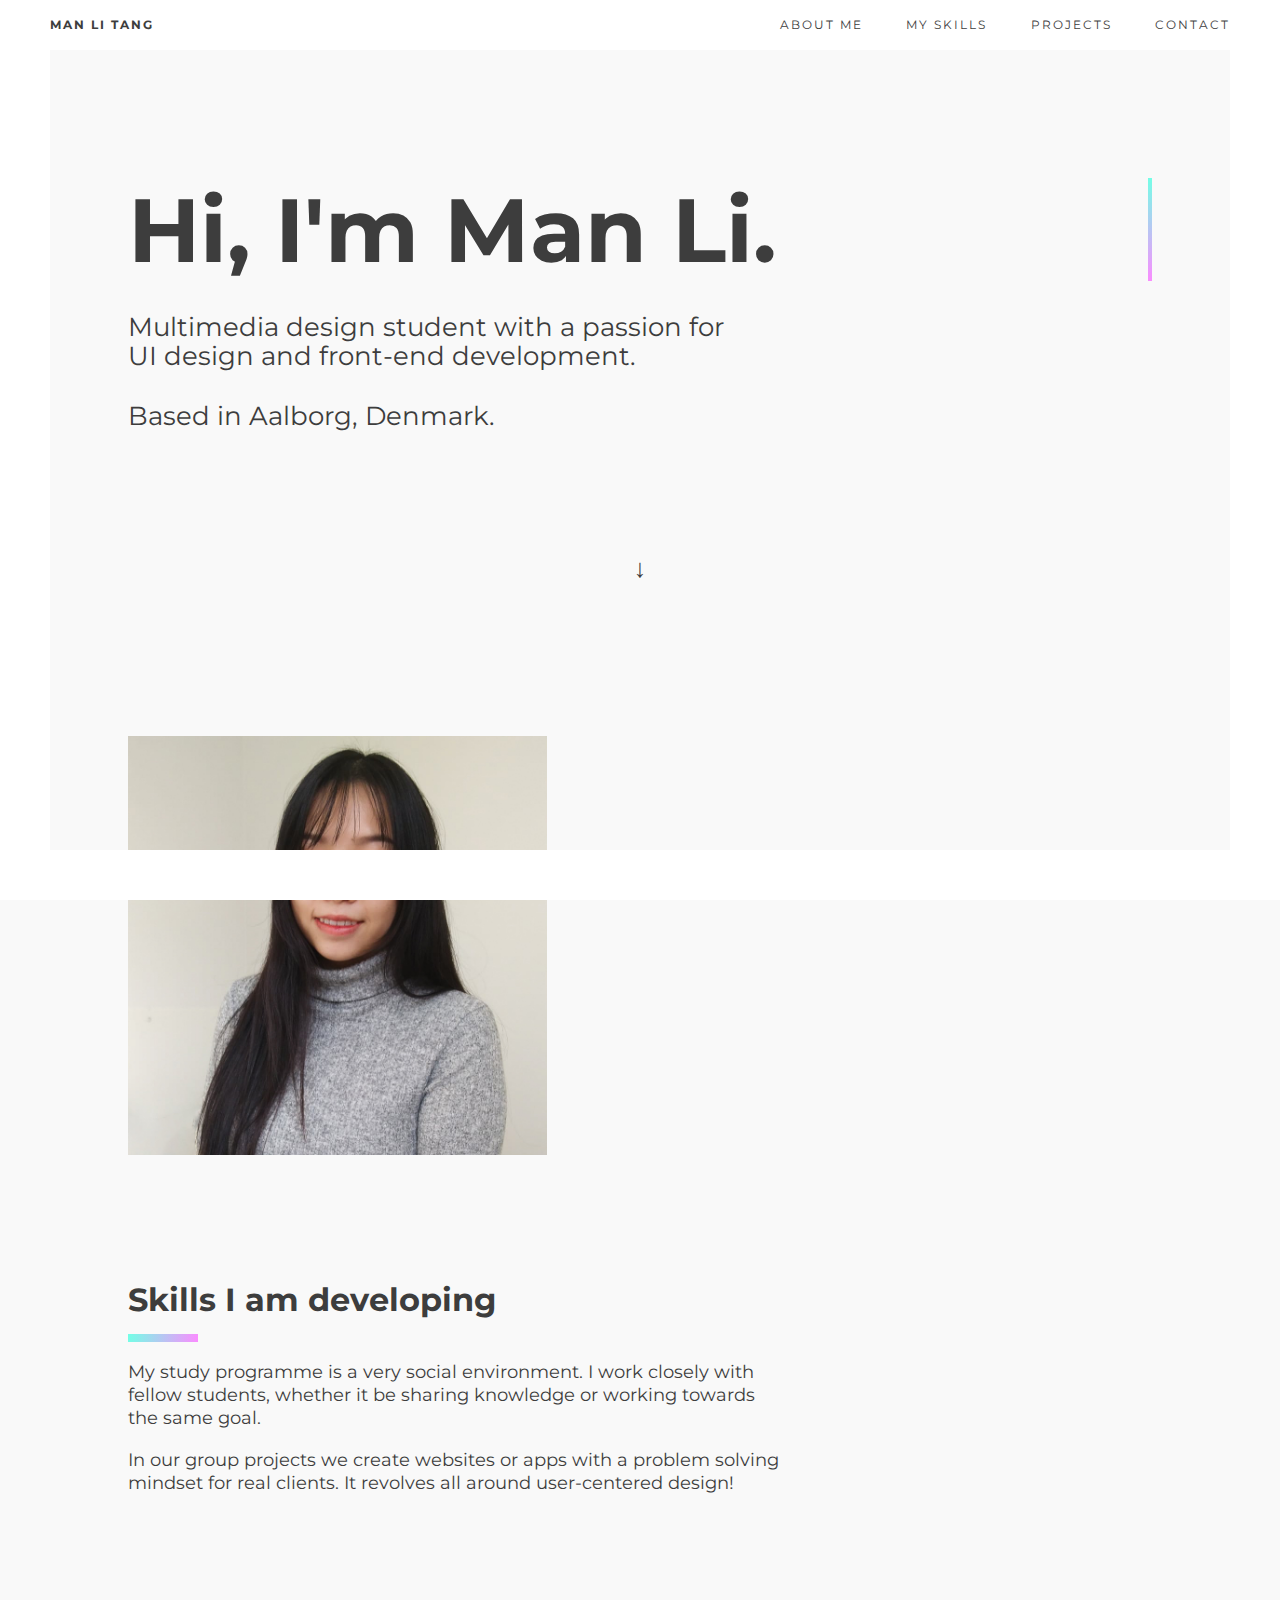
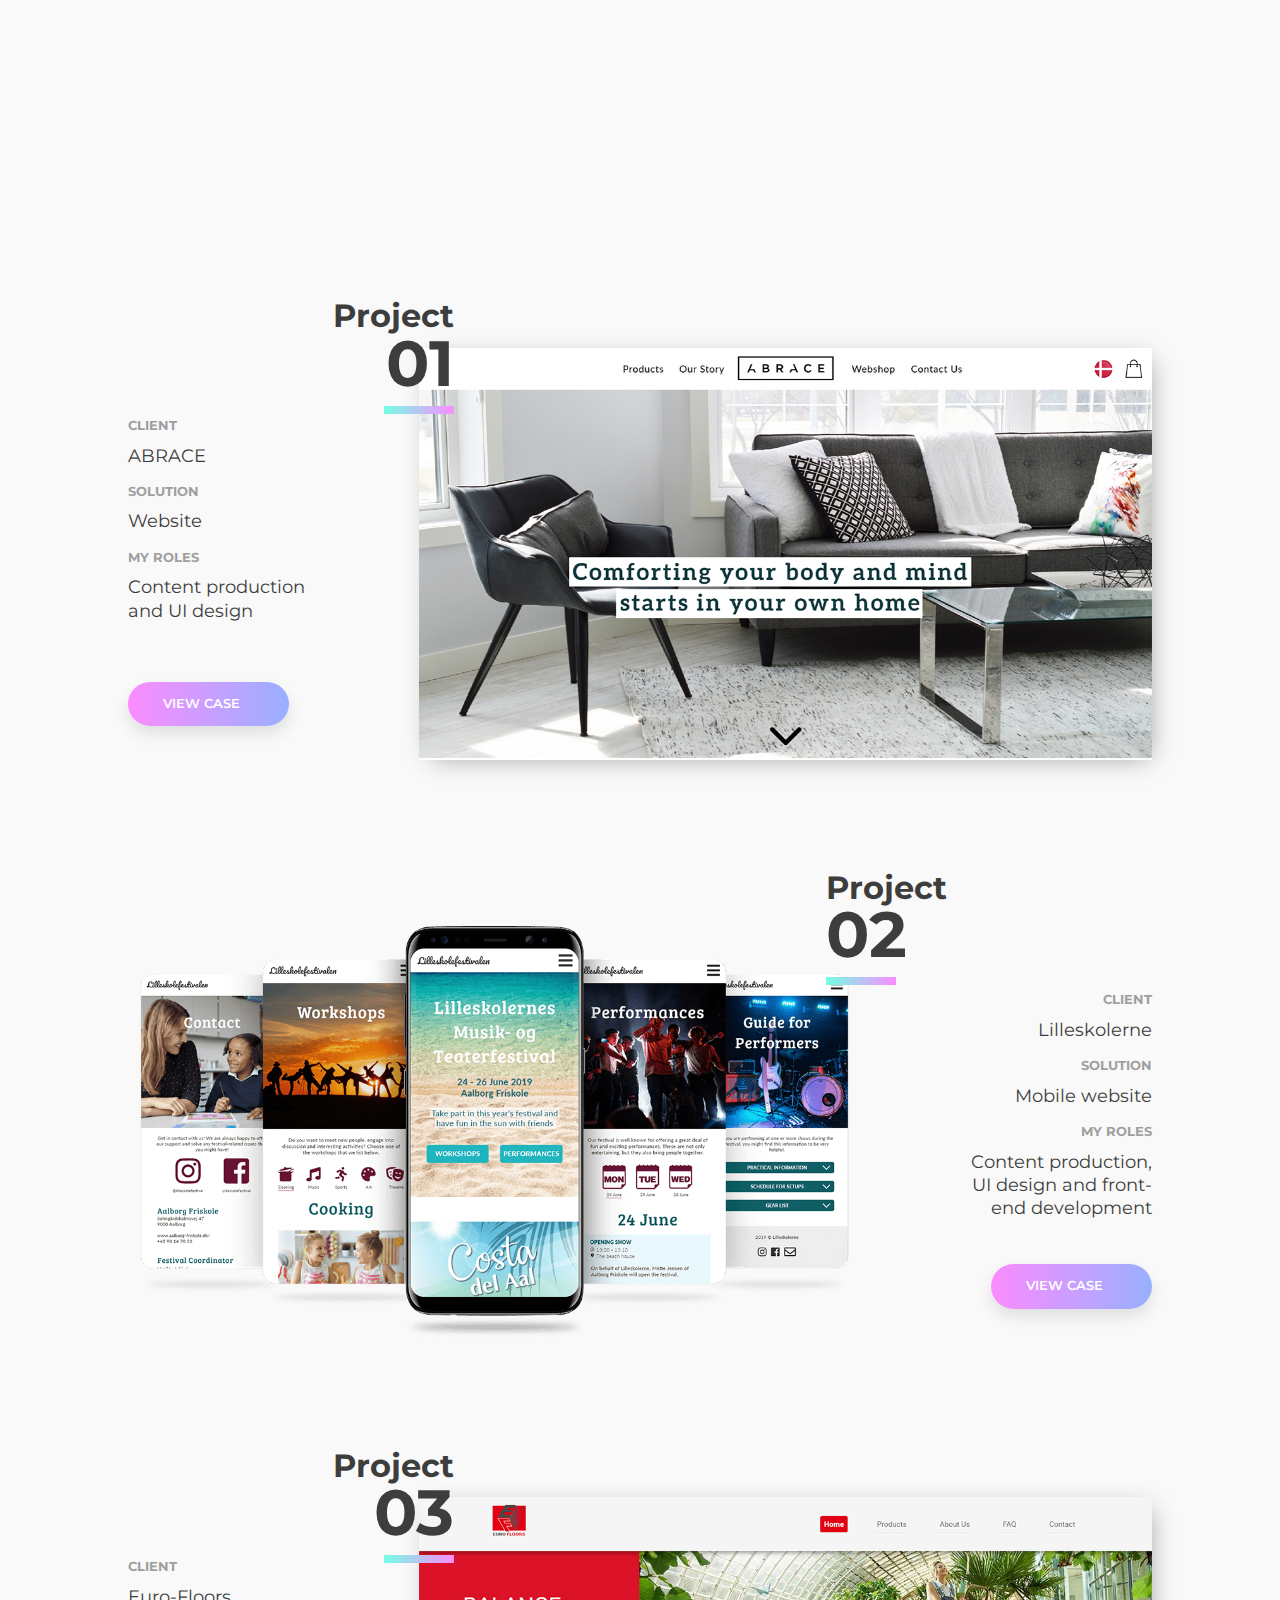
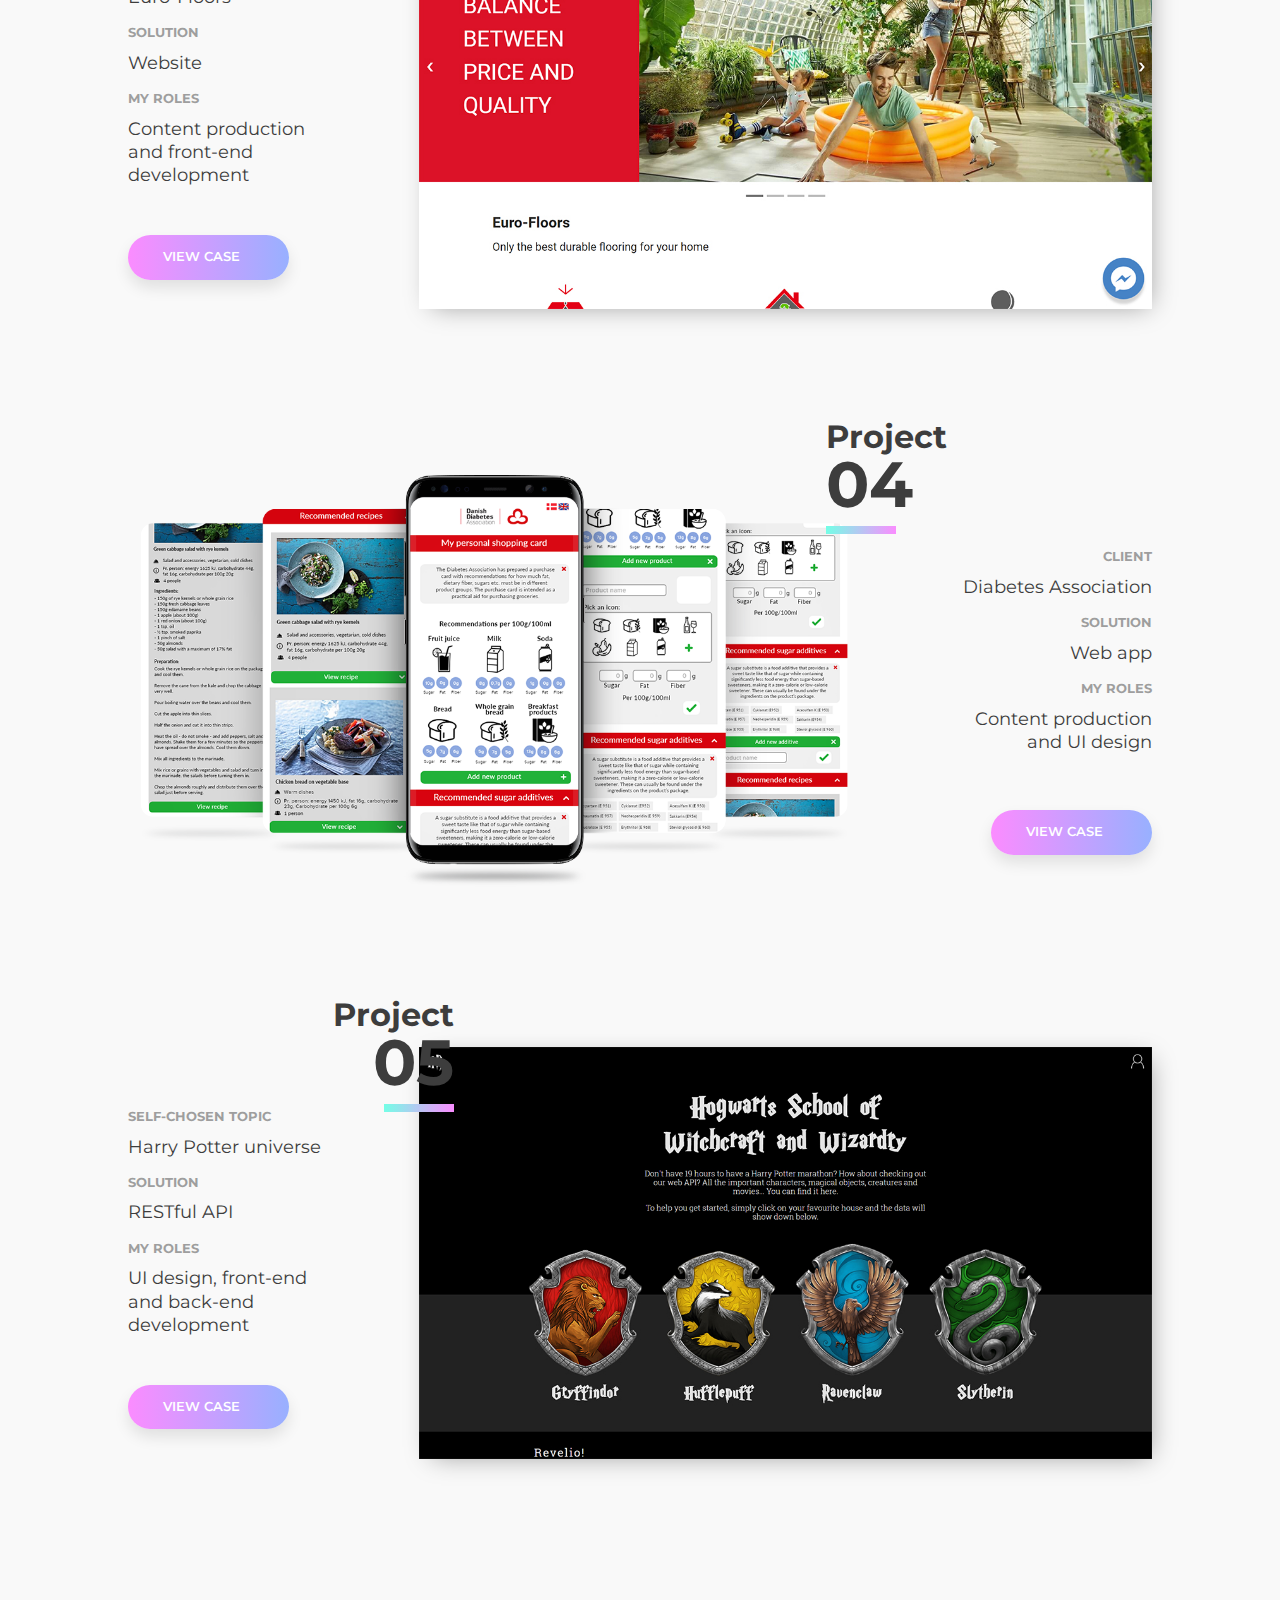
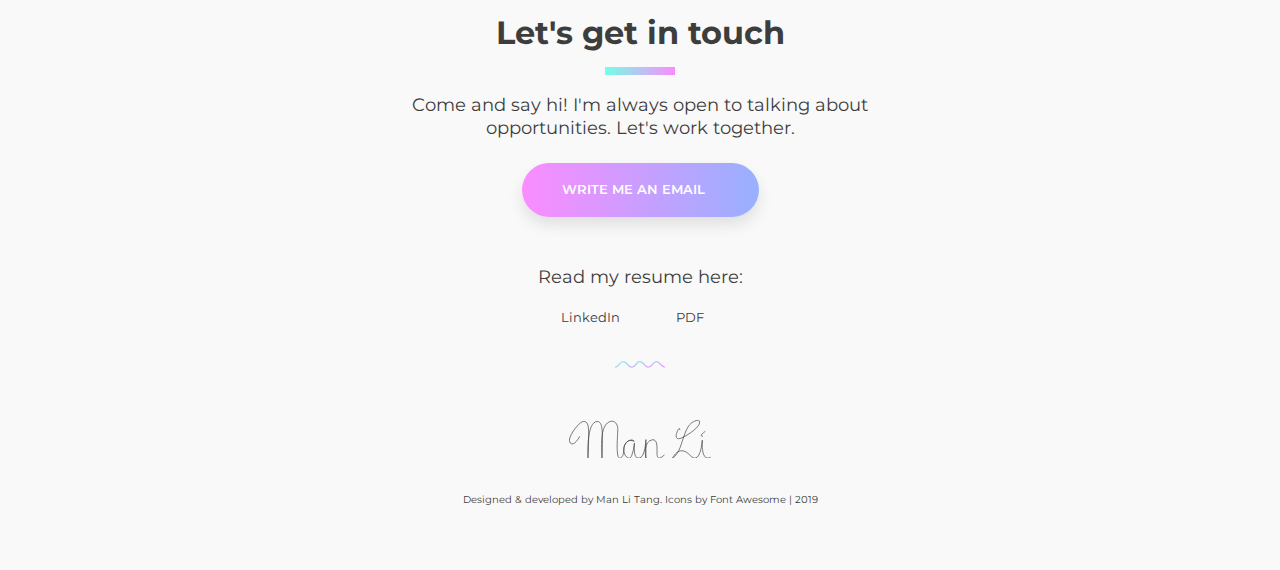
<file: index.html>
<!doctype html>
<html>
<head>
	<meta charset="utf-8">
	<title>Man Li Tang | Portfolio</title>
	<meta name="viewport" content="width=device-width, initial-scale=1.0" />
	<link rel="shortcut icon" href="images/favicon.ico" type="image/x-icon">
	<link href="https://fonts.googleapis.com/css?family=Montserrat:400,600" rel="stylesheet">
	<link href="normalize.css" rel="stylesheet" type="text/css">
	<link href="style.css" rel="stylesheet" type="text/css">
	<link rel="stylesheet" href="https://use.fontawesome.com/releases/v5.8.1/css/all.css" integrity="sha384-50oBUHEmvpQ+1lW4y57PTFmhCaXp0ML5d60M1M7uH2+nqUivzIebhndOJK28anvf" crossorigin="anonymous">
</head>

<body>
	<!--START FIXED FRAME AROUND MAIN CONTENT-->
	<div class="bar top-bottom-bar top-bar">
		<nav id="navbar">
			<div class="logo">
				<a href="index.html">Man Li Tang</a>
			</div>
			<ul class="nav-links">
				<li><a id="aboutme" href="#section-aboutme">About me</a></li>
				<li><a id="myskills" href="#section-skills">My skills</a></li>
				<li><a id="projects" href="#section-projects">Projects</a></li>
				<li><a id="contact" href="#section-contact">Contact</a></li>
			</ul>

			<div class="burger">
				<div class="line1"></div>
				<div class="line2"></div>
				<div class="line3"></div>
			</div>
		</nav>
	</div>

	<div class="bar left-right-bar left-bar">
		<div class="social-icons">
			<a href="https://www.linkedin.com/in/manlitang/" target="_blank"><i class="fab fa-linkedin"></i></a>
			<a href="https://github.com/manlitang" target="_blank"><i class="fab fa-github"></i></a>
			<a href="https://www.instagram.com/manlitang/" target="_blank"><i class="fab fa-instagram"></i></a>
		</div>
	</div>

	<div class="bar left-right-bar right-bar"></div>

	<div class="bar top-bottom-bar bottom-bar"></div>
	<!--END START FIXED FRAME AROUND MAIN CONTENT-->

	<!--MAIN CONTENT-->
	<main>
		<section id="section-landing">
			<div class="headline-landing">
				<h1 class="typewriter">Hi, I'm Man Li.</h1>
				<div id="fadein-landing">
					<h2>Multimedia design student with a passion for <br>UI design and front-end development.</h2>
					<h2>Based in Aalborg, Denmark.</h2>
					<a href="#section-aboutme" class="arrow">&darr;</a>
				</div>
			</div>
		</section>

		<section id="section-aboutme" class="grid-aboutme">
			<div class="profile-pic">
				<img src="images/profilepic.jpg" alt="Man Li Tang">
			</div>
			
			<div id="aboutme-headline">
				<h3>I wish to create websites and apps of the future</h3>
			</div>
	
			<div id="aboutme-description">
				<p>My name is Man Li and I'm from Rotterdam, <br>The Netherlands. </p>
				<p>I find joy in creating and I'm mostly passionate about neat code and simplistic design.</p>
				<p>My interest in visual and web design started way back in my late primary school years. That was when I discovered the world of the internet, spending hours on my dad’s laptop teaching myself bits and pieces of coding and image editing.</p>
				<p>As a student at University College of Northern Denmark, I'm educated for the real world. In my study programme the core is the interaction between practice and theory combined with personal reflection.</p>
			</div>
		</section>

		<section id="section-skills">
			<h3>Skills I am developing</h3>

			<div class="skills-description">
				<p>My study programme is a very social environment. I work closely with fellow students, whether it be sharing knowledge or working towards the same goal. </p>
				<p>In our group projects we create websites or apps with a problem solving mindset for real clients. It revolves all around user-centered design!</p>
			</div>

			<div class="skills-list">
				<div id="skill1" class="skill">
					<i class="fas fa-map-signs"></i>
					<h4>UI DESIGN</h4>
					<div class="divider">
						<svg xmlns="http://www.w3.org/2000/svg" viewBox="0 0 36.16 4.97"><defs><style>.cls-1{fill:none;stroke:#000;stroke-miterlimit:10;}</style></defs><title>Asset 5</title><g id="Layer_2" data-name="Layer 2"><g id="Layer_1-2" data-name="Layer 1"><path class="wave-divider" d="M0,4.47c3,0,3.06-4,6-4s3.08,4,6,4c3.39,0,3-4,6-4,3.26,0,3.23,4,6,4,3.09,0,3.15-4,6-4s3.34,4,6.13,4"/></g></g>
							<linearGradient id="gradient" x2="1" y2="1">
							<stop offset="0%" stop-color="#73FFE6"/>
							<stop offset="100%" stop-color="#FB8CFF"/>
							</linearGradient>
						</svg>
					</div>
					<p>I design interfaces where users can easily find their way and can relate to the content they are presented with.</p>
				</div>

				<div id="skill2" class="skill">
					<i class="fas fa-palette"></i>
					<h4>VISUAL DESIGN</h4>
					<div class="divider">
						<svg xmlns="http://www.w3.org/2000/svg" viewBox="0 0 36.16 4.97"><defs><style>.cls-1{fill:none;stroke:#000;stroke-miterlimit:10;}</style></defs><title>Asset 5</title><g id="Layer_2" data-name="Layer 2"><g id="Layer_1-2" data-name="Layer 1"><path class="wave-divider" d="M0,4.47c3,0,3.06-4,6-4s3.08,4,6,4c3.39,0,3-4,6-4,3.26,0,3.23,4,6,4,3.09,0,3.15-4,6-4s3.34,4,6.13,4"/></g></g></svg>
					</div>
					<p>I create a clear identity throughout an interface that is pleasing to the eye and communicates brand values.</p>
				</div>
					
				<div id="skill3" class="skill">
					<i class="fas fa-code"></i>
					<h4>WEB DEVELOPMENT</h4>
					<div class="divider">
						<svg xmlns="http://www.w3.org/2000/svg" viewBox="0 0 36.16 4.97"><defs><style>.cls-1{fill:none;stroke:#000;stroke-miterlimit:10;}</style></defs><title>Asset 5</title><g id="Layer_2" data-name="Layer 2"><g id="Layer_1-2" data-name="Layer 1"><path class="wave-divider" d="M0,4.47c3,0,3.06-4,6-4s3.08,4,6,4c3.39,0,3-4,6-4,3.26,0,3.23,4,6,4,3.09,0,3.15-4,6-4s3.34,4,6.13,4"/></g></g></svg>
					</div>
					<p>I bring mockups and prototypes to life by coding them with HTML, CSS and JavaScript. </p>
				</div>
			</div>
		</section>

		<section id="section-projects">
			<div class="project">
				<div class="project-image">
					<img src="images/abrace.jpg" class="image-shadow" alt="ABRACE project">
				</div>
				<div class="project-headline project-headline-left">
					<p>Project</p>
					<h3>01</h3>
				</div>

				<div class="project-details">
					<div class="detail">
						<h4>Client</h4>
						<p>ABRACE</p>
					</div>

					<div class="detail">
						<h4>Solution</h4>
						<p>Website</p>
					</div>

					<div class="detail detail-wide">
						<h4>My roles</h4>
						<p>Content production and UI design</p>
					</div>
				</div>

				<div class="button-container button-container--project">
					<a class="button button--project button-gradient" href="projects/abrace.html">View case <i class="fas fa-angle-right"></i></a>
				</div>
			</div>

			<div class="project project-right">
				<div class="project-image">
					<img src="images/lilleskole.png" alt="Lilleskolefestivalen project">
				</div>
				<div class="project-headline">
					<p>Project</p>
					<h3>02</h3>
				</div>

				<div class="project-details">
					<div class="detail">
						<h4>Client</h4>
						<p>Lilleskolerne</p>
					</div>
					
					<div class="detail">
						<h4>Solution</h4>
						<p>Mobile website</p>
					</div>
					
					<div class="detail detail-wide">
						<h4>My roles</h4>
						<p>Content production, UI design and front-end development</p>
					</div>
				</div>

				<div class="button-container button-container--project button-container--project-right">
					<a class="button button--project button-gradient" href="projects/lilleskolerne.html">View case <i class="fas fa-angle-right"></i></a>
				</div>
			</div>

			<div class="project">
				<div class="project-image">
					<img src="images/eurofloors.jpg" class="image-shadow" alt="Euro-Floors project">
				</div>
				<div class="project-headline project-headline-left">
					<p>Project</p>
					<h3>03</h3>
				</div>

				<div class="project-details">
					<div class="detail">
						<h4>Client</h4>
						<p>Euro-Floors</p>
					</div>

					<div class="detail">
						<h4>Solution</h4>
						<p>Website</p>
					</div>

					<div class="detail detail-wide">
						<h4>My roles</h4>
						<p>Content production and front-end development</p>
					</div>
				</div>

				<div class="button-container button-container--project">
					<a class="button button--project button-gradient" href="projects/eurofloors.html">View case <i class="fas fa-angle-right"></i></a>
				</div>
			</div>

			<div class="project project-right">
				<div class="project-image">
					<img src="images/diabetes.png" alt="Diabetes Association project">
				</div>
				<div class="project-headline">
					<p>Project</p>
					<h3>04</h3>
				</div>

				<div class="project-details">
					<div class="detail">
						<h4>Client</h4>
						<p>Diabetes Association</p>
					</div>
					
					<div class="detail">
						<h4>Solution</h4>
						<p>Web app</p>
					</div>
					
					<div class="detail detail-wide">
						<h4>My roles</h4>
						<p>Content production and UI design</p>
					</div>
				</div>

				<div class="button-container button-container--project button-container--project-right">
					<a class="button button--project button-gradient" href="projects/lilleskolerne.html">View case <i class="fas fa-angle-right"></i></a>
				</div>
			</div>

			<div class="project">
				<div class="project-image">
					<img src="images/hogwarts.jpg" class="image-shadow" alt="Hogwarts API project">
				</div>
					<div class="project-headline project-headline-left">
					<p>Project</p>
					<h3>05</h3>
				</div>

				<div class="project-details">
					<div class="detail">
						<h4>Self-chosen topic</h4>
						<p>Harry Potter universe</p>
					</div>

					<div class="detail">
						<h4>Solution</h4>
						<p>RESTful API</p>
					</div>

					<div class="detail detail-wide">
						<h4>My roles</h4>
						<p>UI design, front-end and back-end development</p>
					</div>
				</div>

				<div class="button-container button-container--project">
					<a class="button button--project button-gradient" href="projects/hogwarts.html">View case <i class="fas fa-angle-right"></i></a>
				</div>
			</div>
		</section>

		<section id="section-contact">
			<h3>Let's get in touch</h3>
			<div class="separator"></div>
			
			<div class="contact-description">
				<p>Come and say hi! I'm always open to talking about opportunities. Let's work together.</p>

				<div class="button-container">
                    <a id="contact-button" class="button button-gradient" href="mailto:himanlitang@gmail.com">Write me an email <i class="fas fa-envelope-open-text"></i></a>
                </div>
			</div>

			<div class="resume">
				<p>Read my resume here:</p>
				<div class="resume-links">
					<div class="resume-link">
						<a href="images/Resume_ManLiTang.pdf" target="_blank"><i class="fab fa-linkedin"></i></a>
						<a class="text-link" href="https://www.linkedin.com/in/manlitang/" target="_blank">LinkedIn</a>	
					</div>
 
					<div class="resume-link">
						<a href="images/Resume_ManLiTang.pdf" target="_blank"><i class="far fa-file-pdf"></i></a>
					<a class="text-link" href="images/Resume_ManLiTang.pdf" target="_blank">PDF</a>	
				</div>	
				</div>
				
			</div>

			<div class="divider">
				<svg xmlns="http://www.w3.org/2000/svg" viewBox="0 0 36.16 4.97"><defs><style>.cls-1{fill:none;stroke:#000;stroke-miterlimit:10;}</style></defs><title>Asset 5</title><g id="Layer_2" data-name="Layer 2"><g id="Layer_1-2" data-name="Layer 1"><path class="wave-divider" d="M0,4.47c3,0,3.06-4,6-4s3.08,4,6,4c3.39,0,3-4,6-4,3.26,0,3.23,4,6,4,3.09,0,3.15-4,6-4s3.34,4,6.13,4"/></g></g></svg>
			</div>

			<svg id="handwriting" xmlns="http://www.w3.org/2000/svg" viewBox="0 0 619.19 168.96"><defs></defs><title>Handwriting</title><g id="Layer_2" data-name="Layer 2"><g id="Layer_2-2" data-name="Layer 2"><path id="path1" d="M46.31,73S21.77,120.2,4.78,100.38,41.59,12.59,57.64,7.87,85,9.75,86,48.46,83.13,167.4,83.13,167.4,73.69,1.28,126.55,6.54c18.88,6.07,22.66,25.87,17.94,160.86C145.43,142.86,127.73,12.59,187.21,5c20.54,1.07,26,20.42,26.52,33.41,1,22.79-14.49,157.28,18.55,123.3,8.69-9.81,8.22-43.44,11.33-51,6.55-15.89,27.79-31.43,42.08-18.33a.45.45,0,0,1-.45.76c-9.89-3.36-27.42-10.89-41.63,17.57-15.75,31.55,18.33,78.47,31.15,45.31A194.64,194.64,0,0,0,287,101.32s-9,68.35,19.36,66.08S337.07,86,337.07,86V167s-.07.06-.08,0c-1.13-5.63-14.08-74.48,30.28-80.82,41.54,2.83-9.44,119.77,50,67.85"/><path id="path2" d="M485.75,42.56S487.52,33.71,481,39s-30.09,62.54,20.06,36c42.52-22.51,76.83-51.67,70.8-70-3.06-9.25-34.37-.13-50.15,25.14-20.83,33.35-28.68,89.55-48,116.41-7.51,10.43-14,17.8-18.67,20.13a.77.77,0,0,1-1-1.09c6.24-10.14,32.75-57.06,77.13-10.37,45.43,47.79,53.1-67.11,53.1-67.11s-8.26,98.14,34.22,76"/><path id="path3" d="M596,50.39c-12.76,10.22-25.53,20.43-11.48,20.43"/></g></g></svg>
		</section>
		
		<footer>
			<p>Designed & developed by Man Li Tang. Icons by Font Awesome | 2019</p>
		</footer>

	</main>	
	<!--END MAIN CONTENT-->



	
<script src="script.js"></script>
</body>
</html>
</file>
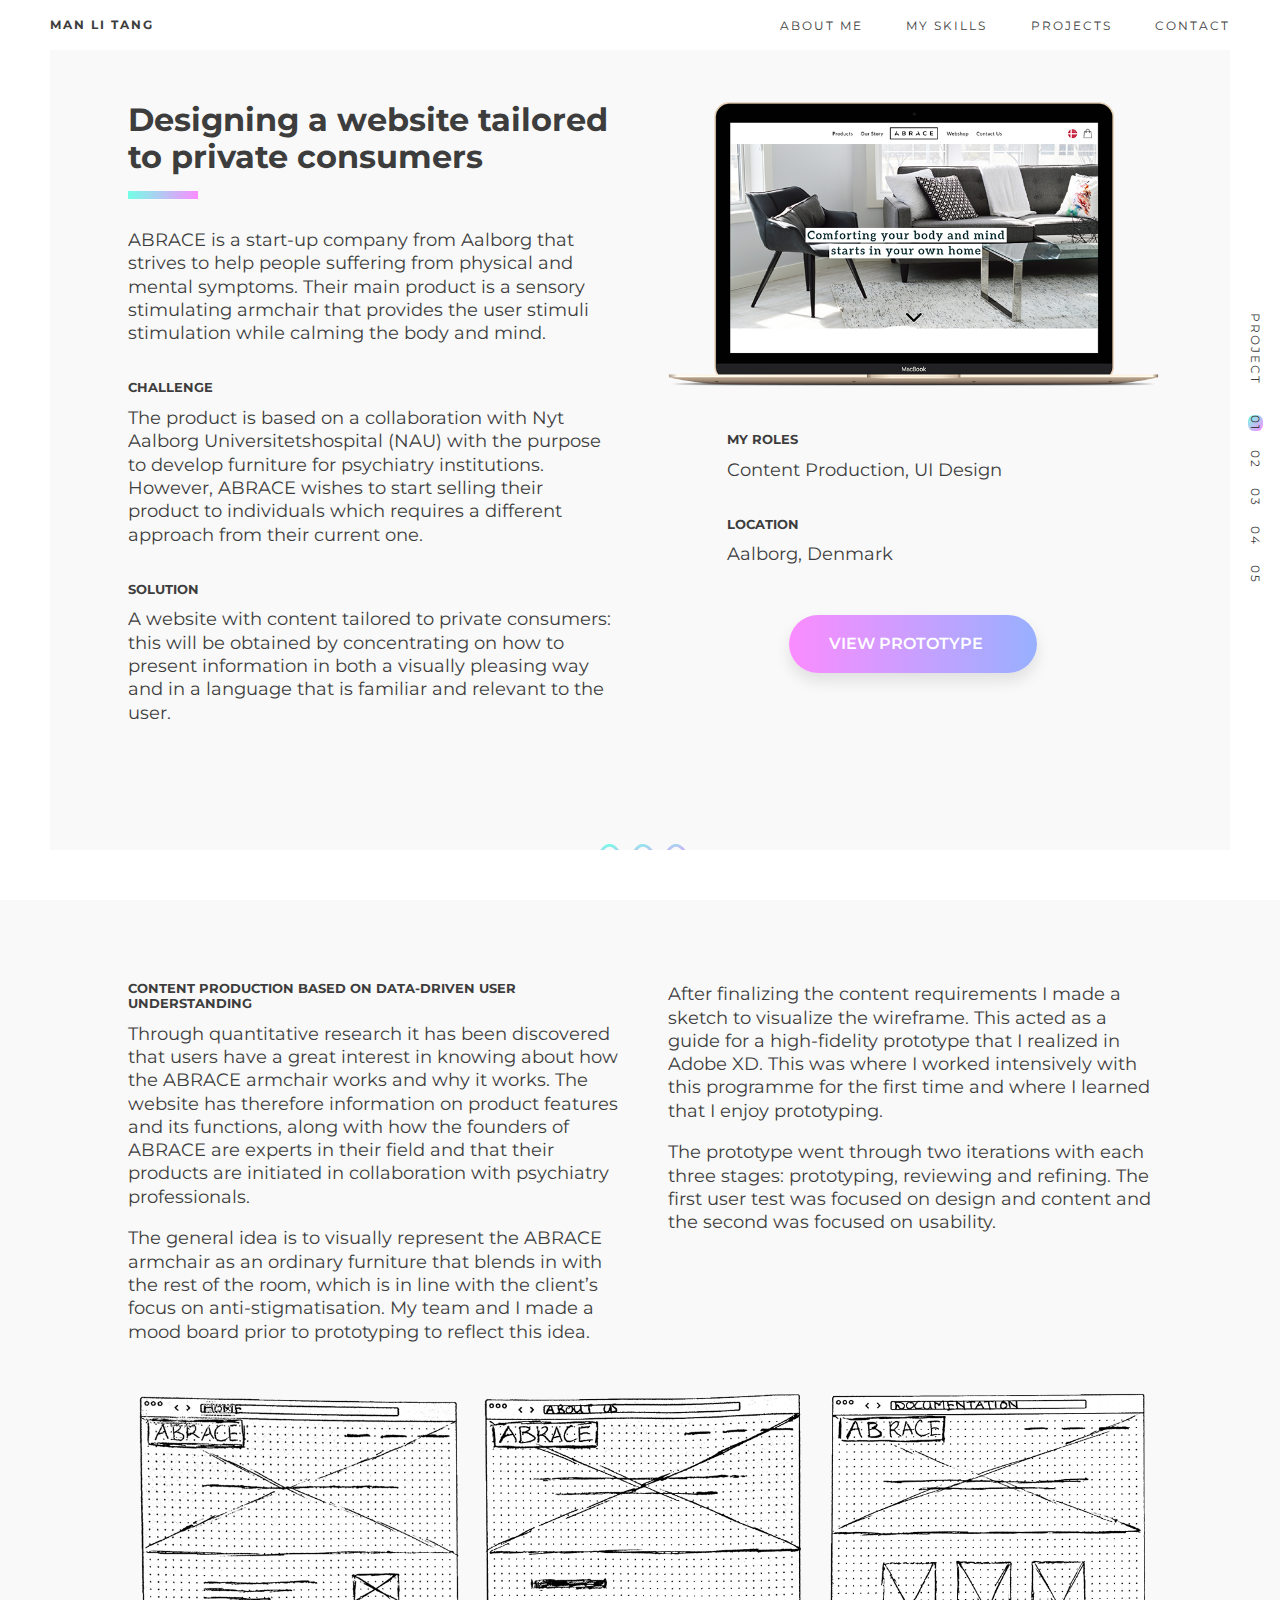
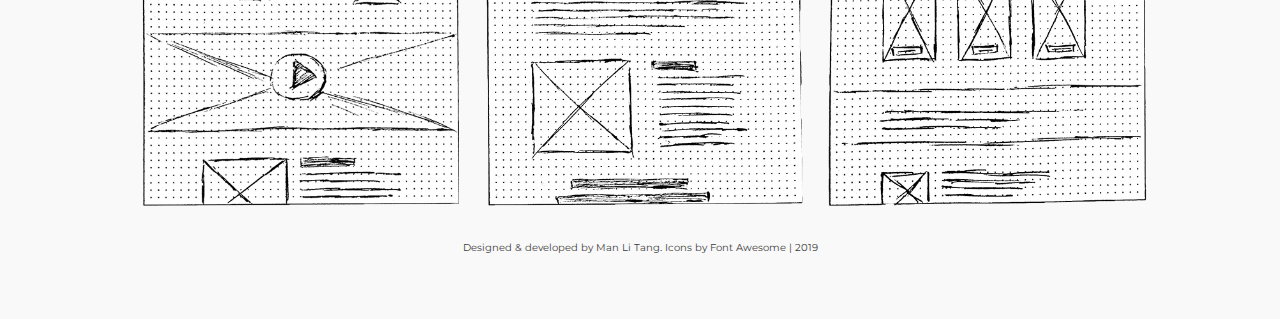
<file: projects/abrace.html>
<!doctype html>
<html>
<head>
	<meta charset="utf-8">
	<title>Man Li Tang | Portfolio</title>
	<meta name="viewport" content="width=device-width, initial-scale=1.0" />
	<link rel="shortcut icon" href="../images/favicon.ico" type="image/x-icon">
	<link href="https://fonts.googleapis.com/css?family=Montserrat:400,600" rel="stylesheet">
	<link href="../normalize.css" rel="stylesheet" type="text/css">
	<link href="style.css" rel="stylesheet" type="text/css">
	<link rel="stylesheet" href="https://use.fontawesome.com/releases/v5.8.1/css/all.css" integrity="sha384-50oBUHEmvpQ+1lW4y57PTFmhCaXp0ML5d60M1M7uH2+nqUivzIebhndOJK28anvf" crossorigin="anonymous">
</head>

<body>
	<!--START FIXED FRAME AROUND MAIN CONTENT-->
	<div class="bar top-bottom-bar top-bar">
		<nav id="navbar">
			<div class="logo">
				<a href="../index.html">Man Li Tang</a>
			</div>
			<ul class="nav-links">
				<li><a id="aboutme" href="../index.html#section-aboutme">About me</a></li>
				<li><a id="myskills" href="../index.html#section-skills">My skills</a></li>
				<li><a id="projects" href="../index.html#section-projects">Projects</a></li>
				<li><a id="contact" href="../index.html#section-contact">Contact</a></li>
			</ul>

			<div class="burger">
				<div class="line1"></div>
				<div class="line2"></div>
				<div class="line3"></div>
			</div>
		</nav>
	</div>
	
	<div class="bar left-right-bar left-bar">
		<div class="social-icons">
			<a href="https://www.linkedin.com/in/manlitang/" target="_blank"><i class="fab fa-linkedin"></i></a>
			<a href="https://github.com/manlitang" target="_blank"><i class="fab fa-github"></i></a>
			<a href="https://www.instagram.com/manlitang/" target="_blank"><i class="fab fa-instagram"></i></a>
		</div>
	</div>

	<div class="bar left-right-bar right-bar">
        <div class="project-nav">
            <p>Project</p>
            <ul>
                <li><a class="is-active" href="abrace.html">01</a></li>
                <li><a href="lilleskolerne.html">02</a></li>
                <li><a href="eurofloors.html">03</a></li>
                <li><a href="diabetes.html">04</a></li>
                <li><a href="hogwarts.html">05</a></li>
            </ul>
        </div>
    </div>

	<div class="bar top-bottom-bar bottom-bar"></div>
	<!--END-->

	<!--MAIN CONTENT-->
	<main>
		<section id="project-page">
            <div class="grid-wrapper">
                <div class="text">
					<h3>Designing a website tailored to private consumers</h3>
					<div class="separator"></div>
                    <p>ABRACE is a start-up company from Aalborg that strives to help people suffering from physical and mental symptoms. Their main product is a sensory stimulating armchair that provides the user stimuli stimulation while calming the body and mind.</p><br><br>

                    <h4>CHALLENGE</h4>
                    <p>The product is based on a collaboration with Nyt Aalborg Universitetshospital (NAU) with the purpose to develop furniture for psychiatry institutions. However, ABRACE wishes to start selling their product to individuals which requires a different approach from their current one.</p><br><br>

                    <h4>SOLUTION</h4>
                    <p>A website with content tailored to private consumers: this will be obtained by concentrating on how to present information in both a visually pleasing way and in a language that is familiar and relevant to the user.</p>
                </div>
            
                <div class="mockup">
                    <img src="images/abrace-mockup.png">
                </div>

                <div class="list">
                    <h4>MY ROLES</h4>
                    <p>Content Production, UI Design</p><br><br>

                    <h4>LOCATION</h4>
                    <p>Aalborg, Denmark</p>

                    <div class="button-container">
                            <a id="project-button" class="button button-gradient" href="https://xd.adobe.com/view/0f515796-0728-439f-5172-cff3e1724c88-7960/?hints=off" target="_blank">View Prototype <i class="fas fa-external-link-alt"></i></a>
                        </div>
				</div>

				<div class="divider">
					<svg xmlns="http://www.w3.org/2000/svg" viewBox="0 0 36.16 4.97"><defs><style>.cls-1{fill:none;stroke:#000;stroke-miterlimit:10;}</style></defs><title>Asset 5</title><g id="Layer_2" data-name="Layer 2"><g id="Layer_1-2" data-name="Layer 1"><path class="wave-divider" d="M0,4.47c3,0,3.06-4,6-4s3.08,4,6,4c3.39,0,3-4,6-4,3.26,0,3.23,4,6,4,3.09,0,3.15-4,6-4s3.34,4,6.13,4"/></g></g>
						<linearGradient id="gradient" x2="1" y2="1">
							<stop offset="0%" stop-color="#73FFE6"/>
							<stop offset="100%" stop-color="#FB8CFF"/>
							</linearGradient>
					</svg>
				</div>
				
				<div class="text-description1">
					<h4>CONTENT PRODUCTION BASED ON DATA-DRIVEN USER UNDERSTANDING</h4>
                        <p>Through quantitative research it has been discovered that users have a great interest in knowing about how the ABRACE armchair works and why it works. The website has therefore information on product features and its functions, along with how the founders of ABRACE are experts in their field and that their products are initiated in collaboration with psychiatry professionals.</p><br>
                        <p>The general idea is to visually represent the ABRACE armchair as an ordinary furniture that blends in with the rest of the room, which is in line with the client’s focus on anti-stigmatisation. My team and I made a mood board prior to prototyping to reflect this idea.</p>
				</div>

				<div class="text-description2">
					<p>After finalizing the content requirements I made a sketch to visualize the wireframe. This acted as a guide for a high-fidelity prototype that I realized in Adobe XD. This was where I worked intensively with this programme for the first time and where I learned that I enjoy prototyping. </p><br>
					<p>The prototype went through two iterations with each three stages: prototyping, reviewing and refining. The first user test was focused on design and content and the second was focused on usability.</p>
				</div>

				<div class="images abrace-images">
                    <img src="images/abracesketch1.png" alt="Sketches">
                    <img src="images/abracesketch2.png" alt="Sketches">
                    <img class="nomargin" src="images/abracesketch3.png" alt="Sketches">
                </div>

            </div>
		</section>
		
		<footer>
			<p>Designed & developed by Man Li Tang. Icons by Font Awesome | 2019</p>
		</footer>
	</main>
    <!--END-->
<script src="script.js"></script>
</body>
</html>
</file>
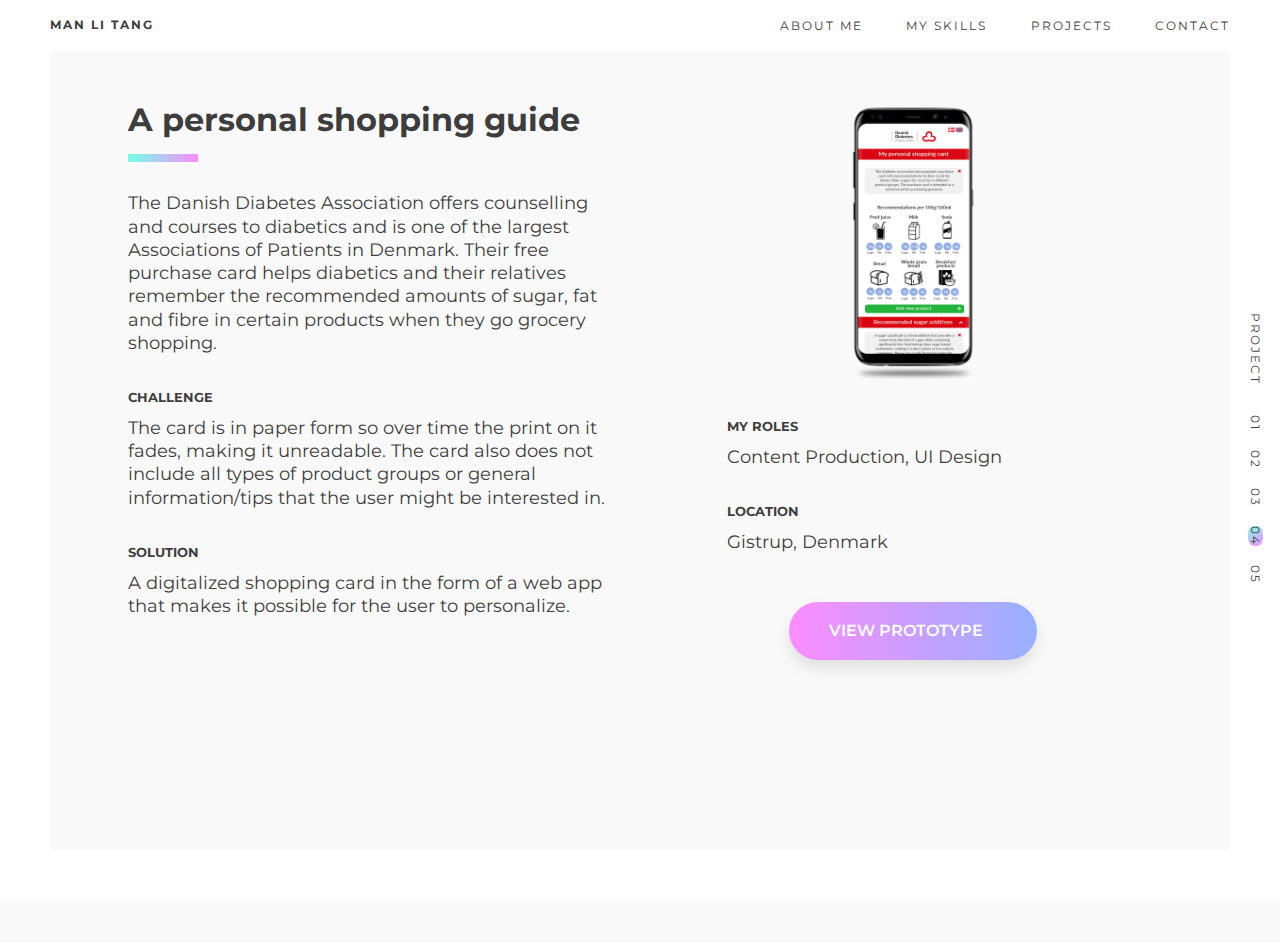
<file: projects/diabetes.html>
<!doctype html>
<html>
<head>
	<meta charset="utf-8">
	<title>Man Li Tang | Portfolio</title>
	<meta name="viewport" content="width=device-width, initial-scale=1.0" />
	<link rel="shortcut icon" href="../images/favicon.ico" type="image/x-icon">
	<link href="https://fonts.googleapis.com/css?family=Montserrat:400,600" rel="stylesheet">
	<link href="../normalize.css" rel="stylesheet" type="text/css">
	<link href="style.css" rel="stylesheet" type="text/css">
	<link rel="stylesheet" href="https://use.fontawesome.com/releases/v5.8.1/css/all.css" integrity="sha384-50oBUHEmvpQ+1lW4y57PTFmhCaXp0ML5d60M1M7uH2+nqUivzIebhndOJK28anvf" crossorigin="anonymous">
</head>

<body>
	<!--START FIXED FRAME AROUND MAIN CONTENT-->
	<div class="bar top-bottom-bar top-bar">
		<nav id="navbar">
			<div class="logo">
				<a href="../index.html">Man Li Tang</a>
			</div>
			<ul class="nav-links">
				<li><a id="aboutme" href="../index.html#section-aboutme">About me</a></li>
				<li><a id="myskills" href="../index.html#section-skills">My skills</a></li>
				<li><a id="projects" href="../index.html#section-projects">Projects</a></li>
				<li><a id="contact" href="../index.html#section-contact">Contact</a></li>
			</ul>

			<div class="burger">
				<div class="line1"></div>
				<div class="line2"></div>
				<div class="line3"></div>
			</div>
		</nav>
	</div>
	
	<div class="bar left-right-bar left-bar">
		<div class="social-icons">
			<a href="https://www.linkedin.com/in/manlitang/" target="_blank"><i class="fab fa-linkedin"></i></a>
			<a href="https://github.com/manlitang" target="_blank"><i class="fab fa-github"></i></a>
			<a href="https://www.instagram.com/manlitang/" target="_blank"><i class="fab fa-instagram"></i></a>
		</div>
	</div>

	<div class="bar left-right-bar right-bar">
        <div class="project-nav">
            <p>Project</p>
            <ul>
                <li><a href="abrace.html">01</a></li>
                <li><a href="lilleskolerne.html">02</a></li>
                <li><a href="eurofloors.html">03</a></li>
                <li><a class="is-active" href="diabetes.html">04</a></li>
                <li><a href="hogwarts.html">05</a></li>
            </ul>
        </div>
    </div>

	<div class="bar top-bottom-bar bottom-bar"></div>
	<!--END-->

	<!--MAIN CONTENT-->
	<main>
		<section id="project-page">
            <div class="grid-wrapper">
                <div class="text">
					<h3>A personal shopping guide</h3>
					<div class="separator"></div>
                    <p>The Danish Diabetes Association offers counselling and courses to diabetics and is one of the largest Associations of Patients in Denmark. Their free purchase card helps diabetics and their relatives remember the recommended amounts of sugar, fat and fibre in certain products when they go grocery shopping.</p><br><br>
        
                    <h4>CHALLENGE</h4>
                    <p>The card is in paper form so over time the print on it fades, making it unreadable. The card also does not include all types of product groups or general information/tips that the user might be interested in.</p><br><br>
        
                    <h4>SOLUTION</h4>
                    <p>A digitalized shopping card in the form of a web app that makes it possible for the user to personalize. </p>
                </div>
                    
                <div class="mockup">
                    <img src="images/diabetes-mockup.png">
                </div>
        
                <div class="list">
                     <h4>MY ROLES</h4>
                    <p>Content Production, UI Design</p><br><br>
        
                    <h4>LOCATION</h4>
                    <p>Gistrup, Denmark</p>
        
                    <div class="button-container">
                        <a id="project-button" class="button button-gradient" href="http://des-iis.ucn.dk/mmdi0918/1074213/Sem2_Tema1_DiabetesAssociation/index.html" target="_blank">View Prototype <i class="fas fa-external-link-alt"></i></a>
                    </div>
                </div>
            </div>
                    
		</section>
		
		<footer>
			<p>Designed & developed by Man Li Tang. Icons by Font Awesome | 2019</p>
		</footer>
	</main>
    <!--END-->
<script src="script.js"></script>
</body>
</html>
</file>
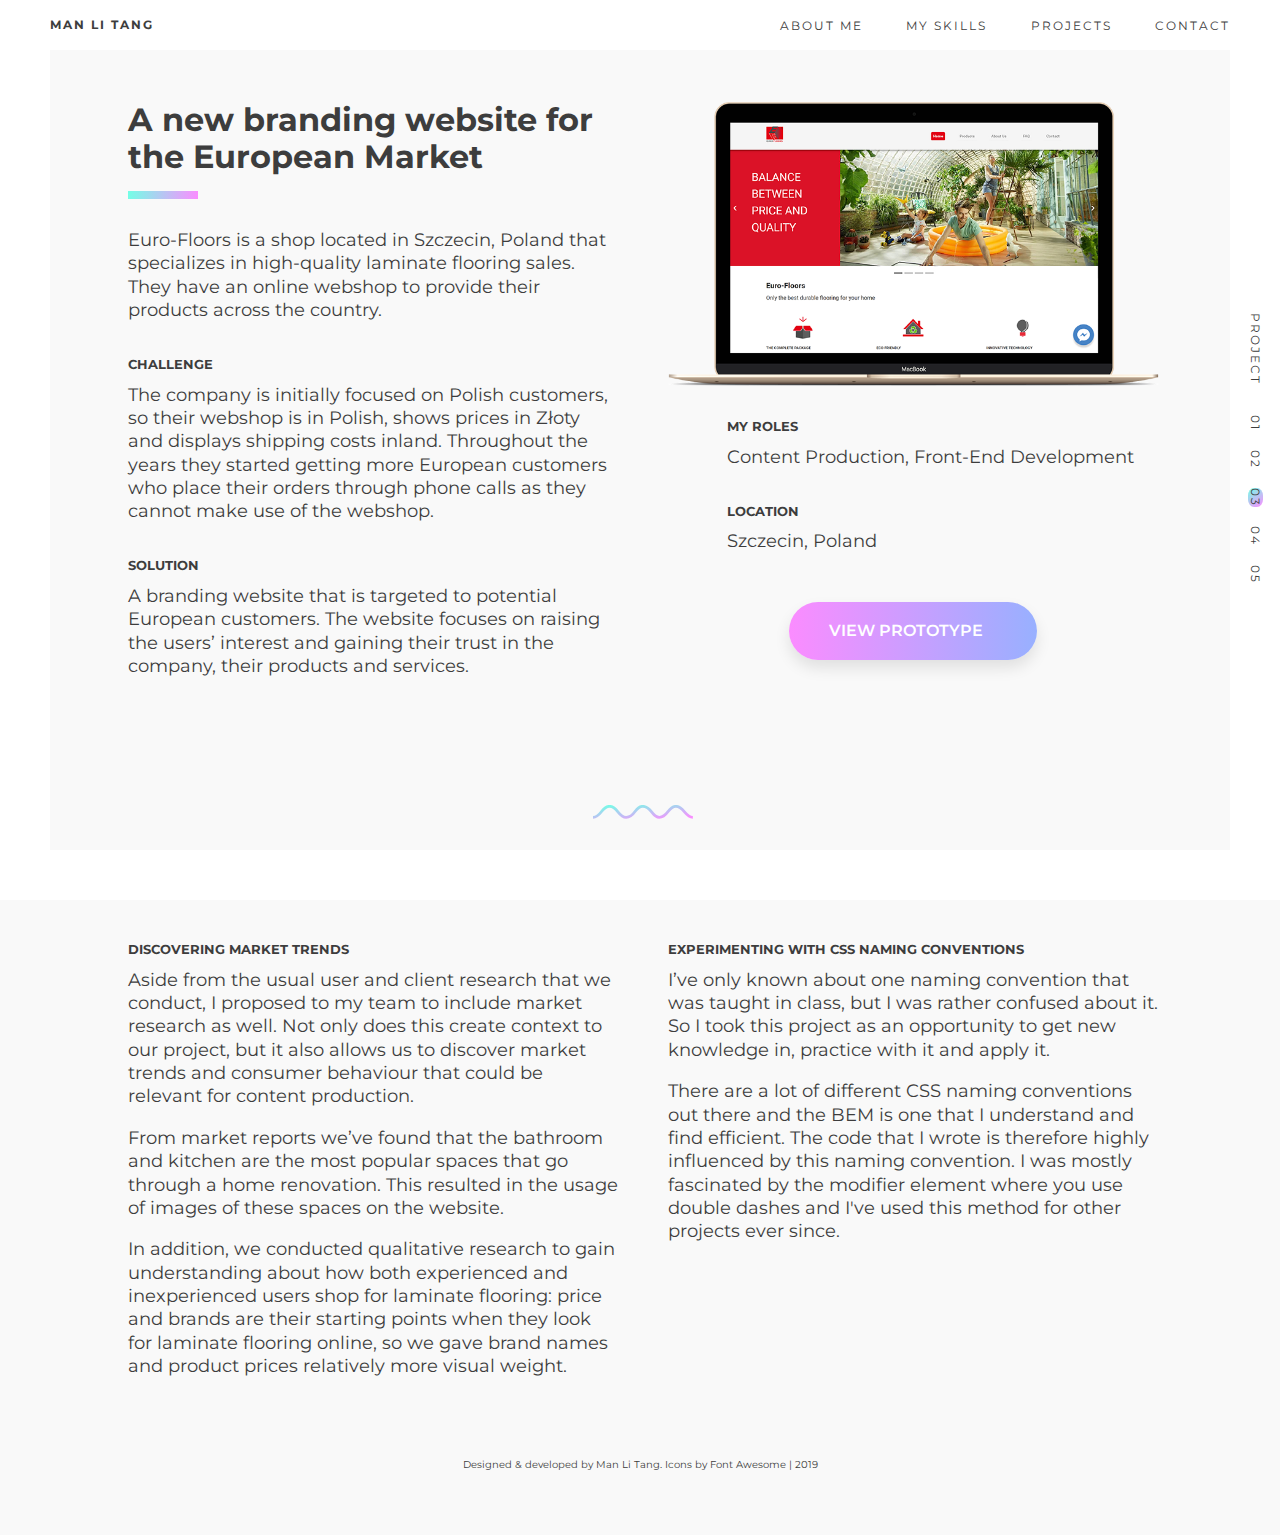
<file: projects/eurofloors.html>
<!doctype html>
<html>
<head>
	<meta charset="utf-8">
	<title>Man Li Tang | Portfolio</title>
	<meta name="viewport" content="width=device-width, initial-scale=1.0" />
	<link rel="shortcut icon" href="../images/favicon.ico" type="image/x-icon">
	<link href="https://fonts.googleapis.com/css?family=Montserrat:400,600" rel="stylesheet">
	<link href="../normalize.css" rel="stylesheet" type="text/css">
	<link href="style.css" rel="stylesheet" type="text/css">
	<link rel="stylesheet" href="https://use.fontawesome.com/releases/v5.8.1/css/all.css" integrity="sha384-50oBUHEmvpQ+1lW4y57PTFmhCaXp0ML5d60M1M7uH2+nqUivzIebhndOJK28anvf" crossorigin="anonymous">
</head>

<body>
	<!--START FIXED FRAME AROUND MAIN CONTENT-->
	<div class="bar top-bottom-bar top-bar">
		<nav id="navbar">
			<div class="logo">
				<a href="../index.html">Man Li Tang</a>
			</div>
			<ul class="nav-links">
				<li><a id="aboutme" href="../index.html#section-aboutme">About me</a></li>
				<li><a id="myskills" href="../index.html#section-skills">My skills</a></li>
				<li><a id="projects" href="../index.html#section-projects">Projects</a></li>
				<li><a id="contact" href="../index.html#section-contact">Contact</a></li>
			</ul>

			<div class="burger">
				<div class="line1"></div>
				<div class="line2"></div>
				<div class="line3"></div>
			</div>
		</nav>
	</div>
	
	<div class="bar left-right-bar left-bar">
		<div class="social-icons">
			<a href="https://www.linkedin.com/in/manlitang/" target="_blank"><i class="fab fa-linkedin"></i></a>
			<a href="https://github.com/manlitang" target="_blank"><i class="fab fa-github"></i></a>
			<a href="https://www.instagram.com/manlitang/" target="_blank"><i class="fab fa-instagram"></i></a>
		</div>
	</div>

	<div class="bar left-right-bar right-bar">
        <div class="project-nav">
            <p>Project</p>
            <ul>
                <li><a href="abrace.html">01</a></li>
                <li><a href="lilleskolerne.html">02</a></li>
                <li><a class="is-active" href="eurofloors.html">03</a></li>
                <li><a href="diabetes.html">04</a></li>
                <li><a href="hogwarts.html">05</a></li>
            </ul>
        </div>
    </div>

	<div class="bar top-bottom-bar bottom-bar"></div>
	<!--END-->

	<!--MAIN CONTENT-->
	<main>
		<section id="project-page">

            <div class="grid-wrapper">
                <div class="text">
					<h3>A new branding website for the European Market</h3>
					<div class="separator"></div>
                    <p>Euro-Floors is a shop located in Szczecin, Poland that specializes in high-quality laminate flooring sales. They have an online webshop to provide their products across the country.</p><br><br>

                    <h4>CHALLENGE</h4>
                    <p>The company is initially focused on Polish customers, so their webshop is in Polish, shows prices in Złoty and displays shipping costs inland. Throughout the years they started getting more European customers who place their orders through phone calls as they cannot make use of the webshop.</p><br><br>

                    <h4>SOLUTION</h4>
                    <p>A branding website that is targeted to potential European customers. The website focuses on raising the users’ interest and gaining their trust in the company, their products and services.</p>
                </div>
            
                <div class="mockup">
                    <img src="images/eurofloors-mockup.png">
                </div>

                <div class="list">
                    <h4>MY ROLES</h4>
                    <p>Content Production, Front-End Development</p><br><br>

                    <h4>LOCATION</h4>
                    <p>Szczecin, Poland</p>

                    <div class="button-container">
                            <a id="project-button" class="button button-gradient" href="http://des-iis.ucn.dk/mmdi0918/1074213/Sem2_MMD2_EuroFloors_v2/index.html" target="_blank">View Prototype <i class="fas fa-external-link-alt"></i></a>
                        </div>
				</div>      
				
				<div class="divider">
						<svg xmlns="http://www.w3.org/2000/svg" viewBox="0 0 36.16 4.97"><defs><style>.cls-1{fill:none;stroke:#000;stroke-miterlimit:10;}</style></defs><title>Asset 5</title><g id="Layer_2" data-name="Layer 2"><g id="Layer_1-2" data-name="Layer 1"><path class="wave-divider" d="M0,4.47c3,0,3.06-4,6-4s3.08,4,6,4c3.39,0,3-4,6-4,3.26,0,3.23,4,6,4,3.09,0,3.15-4,6-4s3.34,4,6.13,4"/></g></g>
							<linearGradient id="gradient" x2="1" y2="1">
								<stop offset="0%" stop-color="#73FFE6"/>
								<stop offset="100%" stop-color="#FB8CFF"/>
								</linearGradient>
						</svg>
					</div>
					
					<div class="text-description1">
						<h4>DISCOVERING MARKET TRENDS</h4>
							<p>Aside from the usual user and client research that we conduct, I proposed to my team to include market research as well. Not only does this create context to our project, but it also allows us to discover market trends and consumer behaviour that could be relevant for content production. </p><br>
							<p>From market reports we’ve found that the bathroom and kitchen are the most popular spaces that go through a home renovation. This resulted in the usage of images of these spaces on the website.</p><br>
							<p>In addition, we conducted qualitative research to gain understanding about how both experienced and inexperienced users shop for laminate flooring: price and brands are their starting points when they look for laminate flooring online, so we gave brand names and product prices relatively more visual weight.</p>
					</div>
	
					<div class="text-description2">
						<h4>EXPERIMENTING WITH CSS NAMING CONVENTIONS</h4>
						<p>I’ve only known about one naming convention that was taught in class, but I was rather confused about it. So I took this project as an opportunity to get new knowledge in, practice with it and apply it.</p><br>
						<p>There are a lot of different CSS naming conventions out there and the BEM is one that I understand and find efficient. The code that I wrote is therefore highly influenced by this naming convention. I was mostly fascinated by the modifier element where you use double dashes and I've used this method for other projects ever since. </p>
					</div>
		</section>
		
		<footer>
			<p>Designed & developed by Man Li Tang. Icons by Font Awesome | 2019</p>
		</footer>
	</main>
    <!--END-->
<script src="script.js"></script>
</body>
</html>
</file>
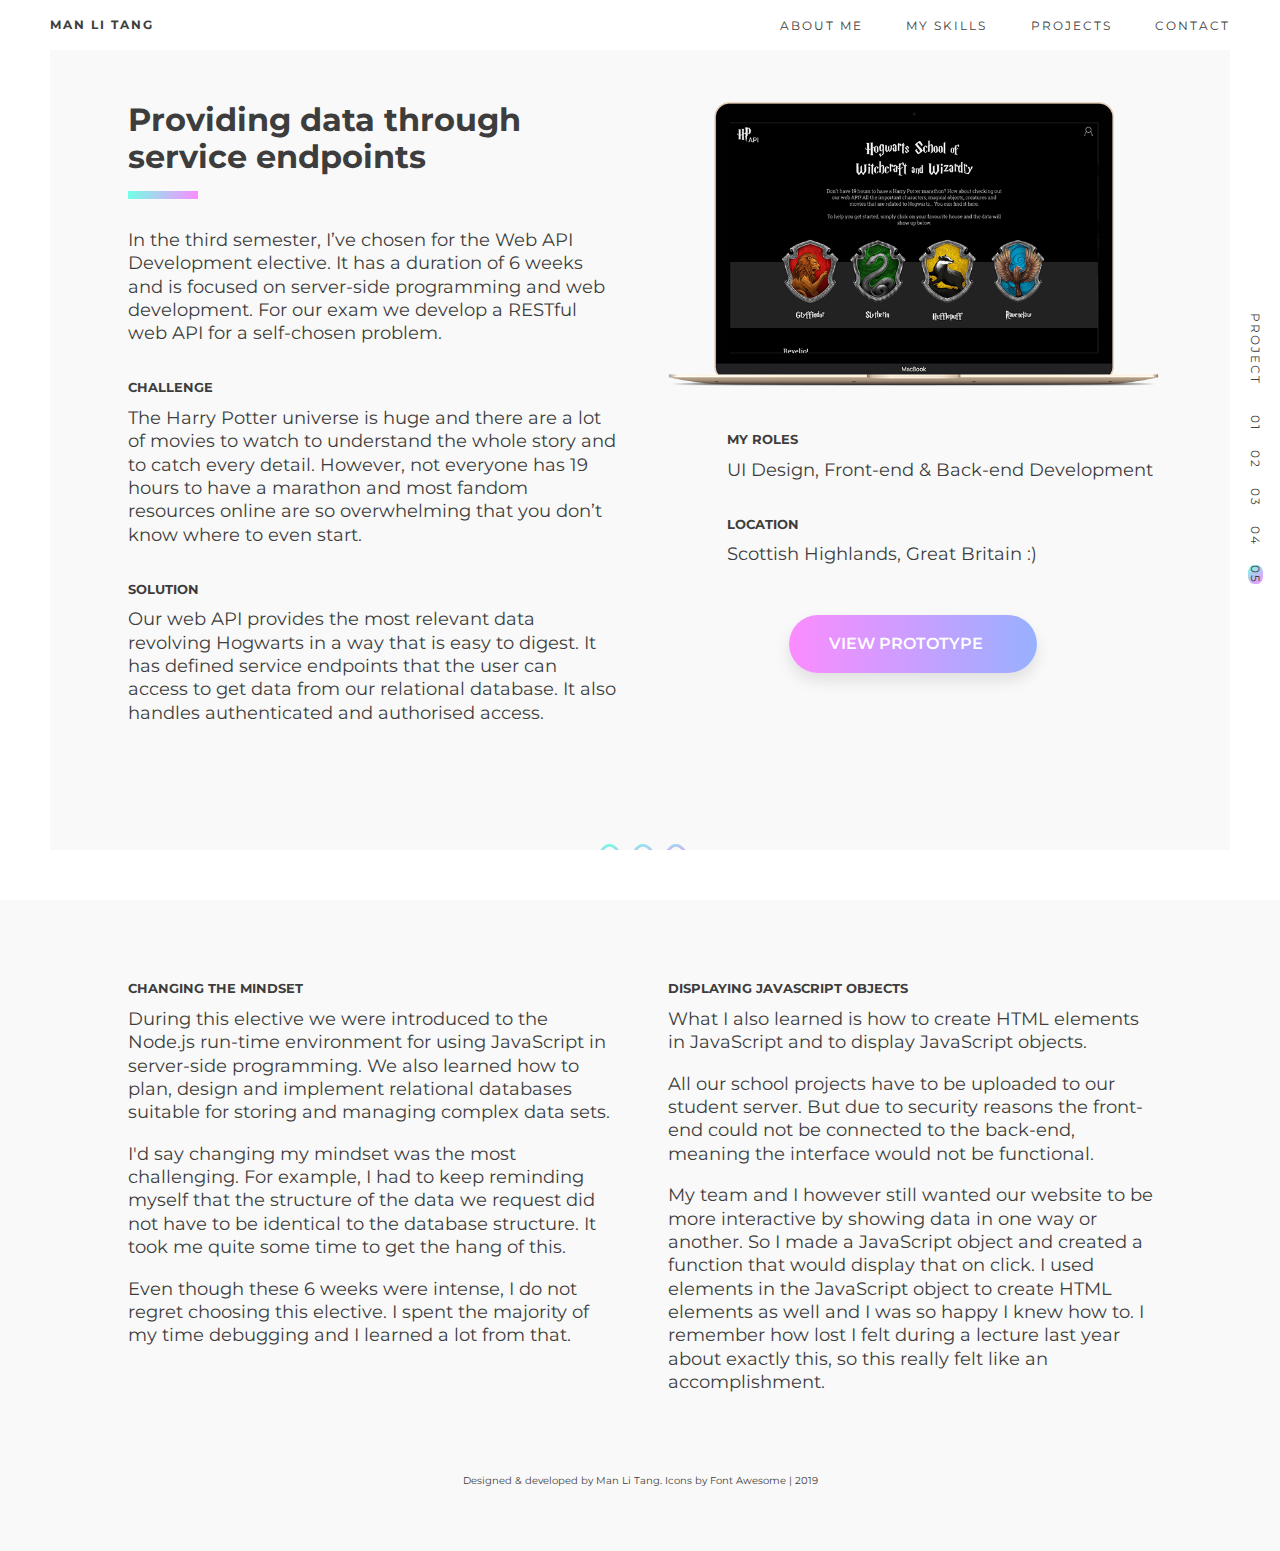
<file: projects/hogwarts.html>
<!doctype html>
<html>
<head>
	<meta charset="utf-8">
	<title>Man Li Tang | Portfolio</title>
	<meta name="viewport" content="width=device-width, initial-scale=1.0" />
	<link rel="shortcut icon" href="../images/favicon.ico" type="image/x-icon">
	<link href="https://fonts.googleapis.com/css?family=Montserrat:400,600" rel="stylesheet">
	<link href="../normalize.css" rel="stylesheet" type="text/css">
	<link href="style.css" rel="stylesheet" type="text/css">
	<link rel="stylesheet" href="https://use.fontawesome.com/releases/v5.8.1/css/all.css" integrity="sha384-50oBUHEmvpQ+1lW4y57PTFmhCaXp0ML5d60M1M7uH2+nqUivzIebhndOJK28anvf" crossorigin="anonymous">
</head>

<body>
	<!--START FIXED FRAME AROUND MAIN CONTENT-->
	<div class="bar top-bottom-bar top-bar">
		<nav id="navbar">
			<div class="logo">
				<a href="../index.html">Man Li Tang</a>
			</div>
			<ul class="nav-links">
				<li><a id="aboutme" href="../index.html#section-aboutme">About me</a></li>
				<li><a id="myskills" href="../index.html#section-skills">My skills</a></li>
				<li><a id="projects" href="../index.html#section-projects">Projects</a></li>
				<li><a id="contact" href="../index.html#section-contact">Contact</a></li>
			</ul>

			<div class="burger">
				<div class="line1"></div>
				<div class="line2"></div>
				<div class="line3"></div>
			</div>
		</nav>
	</div>
	
	<div class="bar left-right-bar left-bar">
		<div class="social-icons">
			<a href="https://www.linkedin.com/in/manlitang/" target="_blank"><i class="fab fa-linkedin"></i></a>
			<a href="https://github.com/manlitang" target="_blank"><i class="fab fa-github"></i></a>
			<a href="https://www.instagram.com/manlitang/" target="_blank"><i class="fab fa-instagram"></i></a>
		</div>
	</div>

	<div class="bar left-right-bar right-bar">
        <div class="project-nav">
            <p>Project</p>
            <ul>
                <li><a href="abrace.html">01</a></li>
                <li><a href="lilleskolerne.html">02</a></li>
                <li><a href="eurofloors.html">03</a></li>
                <li><a href="diabetes.html">04</a></li>
                <li><a class="is-active" href="hogwarts.html">05</a></li>
            </ul>
        </div>
    </div>

	<div class="bar top-bottom-bar bottom-bar"></div>
	<!--END-->

	<!--MAIN CONTENT-->
	<main>
		<section id="project-page">

            <div class="grid-wrapper">
                <div class="text">
					<h3>Providing data through service endpoints</h3>
					<div class="separator"></div>
                    <p>In the third semester, I’ve chosen for the Web API Development elective. It has a duration of 6 weeks and is focused on server-side programming and web development. For our exam we develop a RESTful web API for a self-chosen problem.</p><br><br>

                    <h4>CHALLENGE</h4>
                    <p>The Harry Potter universe is huge and there are a lot of movies to watch to understand the whole story and to catch every detail. However, not everyone has 19 hours to have a marathon and most fandom resources online are so overwhelming that you don’t know where to even start. </p><br><br>

                    <h4>SOLUTION</h4>
                    <p>Our web API provides the most relevant data revolving Hogwarts in a way that is easy to digest. It has defined service endpoints that the user can access to get data from our relational database. It also handles authenticated and authorised access.</p>
                </div>
            
                <div class="mockup">
                    <img src="images/hogwarts-mockup.png">
                </div>

                <div class="list">
                    <h4>MY ROLES</h4>
                    <p>UI Design, Front-end & Back-end Development</p><br><br>

                    <h4>LOCATION</h4>
                    <p>Scottish Highlands, Great Britain :)</p>

                    <div class="button-container">
                            <a id="project-button" class="button button-gradient" href="http://des-iis.ucn.dk/mmdi0918/1074213/Sem3_WAD_Hogwarts/index.html" target="_blank">View Prototype <i class="fas fa-external-link-alt"></i></a>
                        </div>
				</div>
				
				<div class="divider">
						<svg xmlns="http://www.w3.org/2000/svg" viewBox="0 0 36.16 4.97"><defs><style>.cls-1{fill:none;stroke:#000;stroke-miterlimit:10;}</style></defs><title>Asset 5</title><g id="Layer_2" data-name="Layer 2"><g id="Layer_1-2" data-name="Layer 1"><path class="wave-divider" d="M0,4.47c3,0,3.06-4,6-4s3.08,4,6,4c3.39,0,3-4,6-4,3.26,0,3.23,4,6,4,3.09,0,3.15-4,6-4s3.34,4,6.13,4"/></g></g>
							<linearGradient id="gradient" x2="1" y2="1">
								<stop offset="0%" stop-color="#73FFE6"/>
								<stop offset="100%" stop-color="#FB8CFF"/>
								</linearGradient>
						</svg>
					</div>
					
					<div class="text-description1">
						<h4>CHANGING THE MINDSET</h4>
							<p>During this elective we were introduced to the Node.js run-time environment for using JavaScript in server-side programming. We also learned how to plan, design and implement relational databases suitable for storing and managing complex data sets.</p><br>
							<p>I'd say changing my mindset was the most challenging. For example, I had to keep reminding myself that the structure of the data we request did not have to be identical to the database structure. It took me quite some time to get the hang of this.</p><br>
							<p>Even though these 6 weeks were intense, I do not regret choosing this elective. I spent the majority of my time debugging and I learned a lot from that.</p>
					</div>
	
					<div class="text-description2">
						<h4>DISPLAYING JAVASCRIPT OBJECTS</h4>
						<p>What I also learned is how to create HTML elements in JavaScript and to display JavaScript objects.</p><br>
						<p>All our school projects have to be uploaded to our student server. But due to security reasons the front-end could not be connected to the back-end, meaning the interface would not be functional.</p><br>
						<p>My team and I however still wanted our website to be more interactive by showing data in one way or another. So I made a JavaScript object and created a function that would display that on click. I used elements in the JavaScript object to create HTML elements as well and I was so happy I knew how to. I remember how lost I felt during a lecture last year about exactly this, so this really felt like an accomplishment.</p>
					</div>
		</section>
		
		<footer>
			<p>Designed & developed by Man Li Tang. Icons by Font Awesome | 2019</p>
		</footer>
	</main>
    <!--END-->
<script src="script.js"></script>
</body>
</html>
</file>
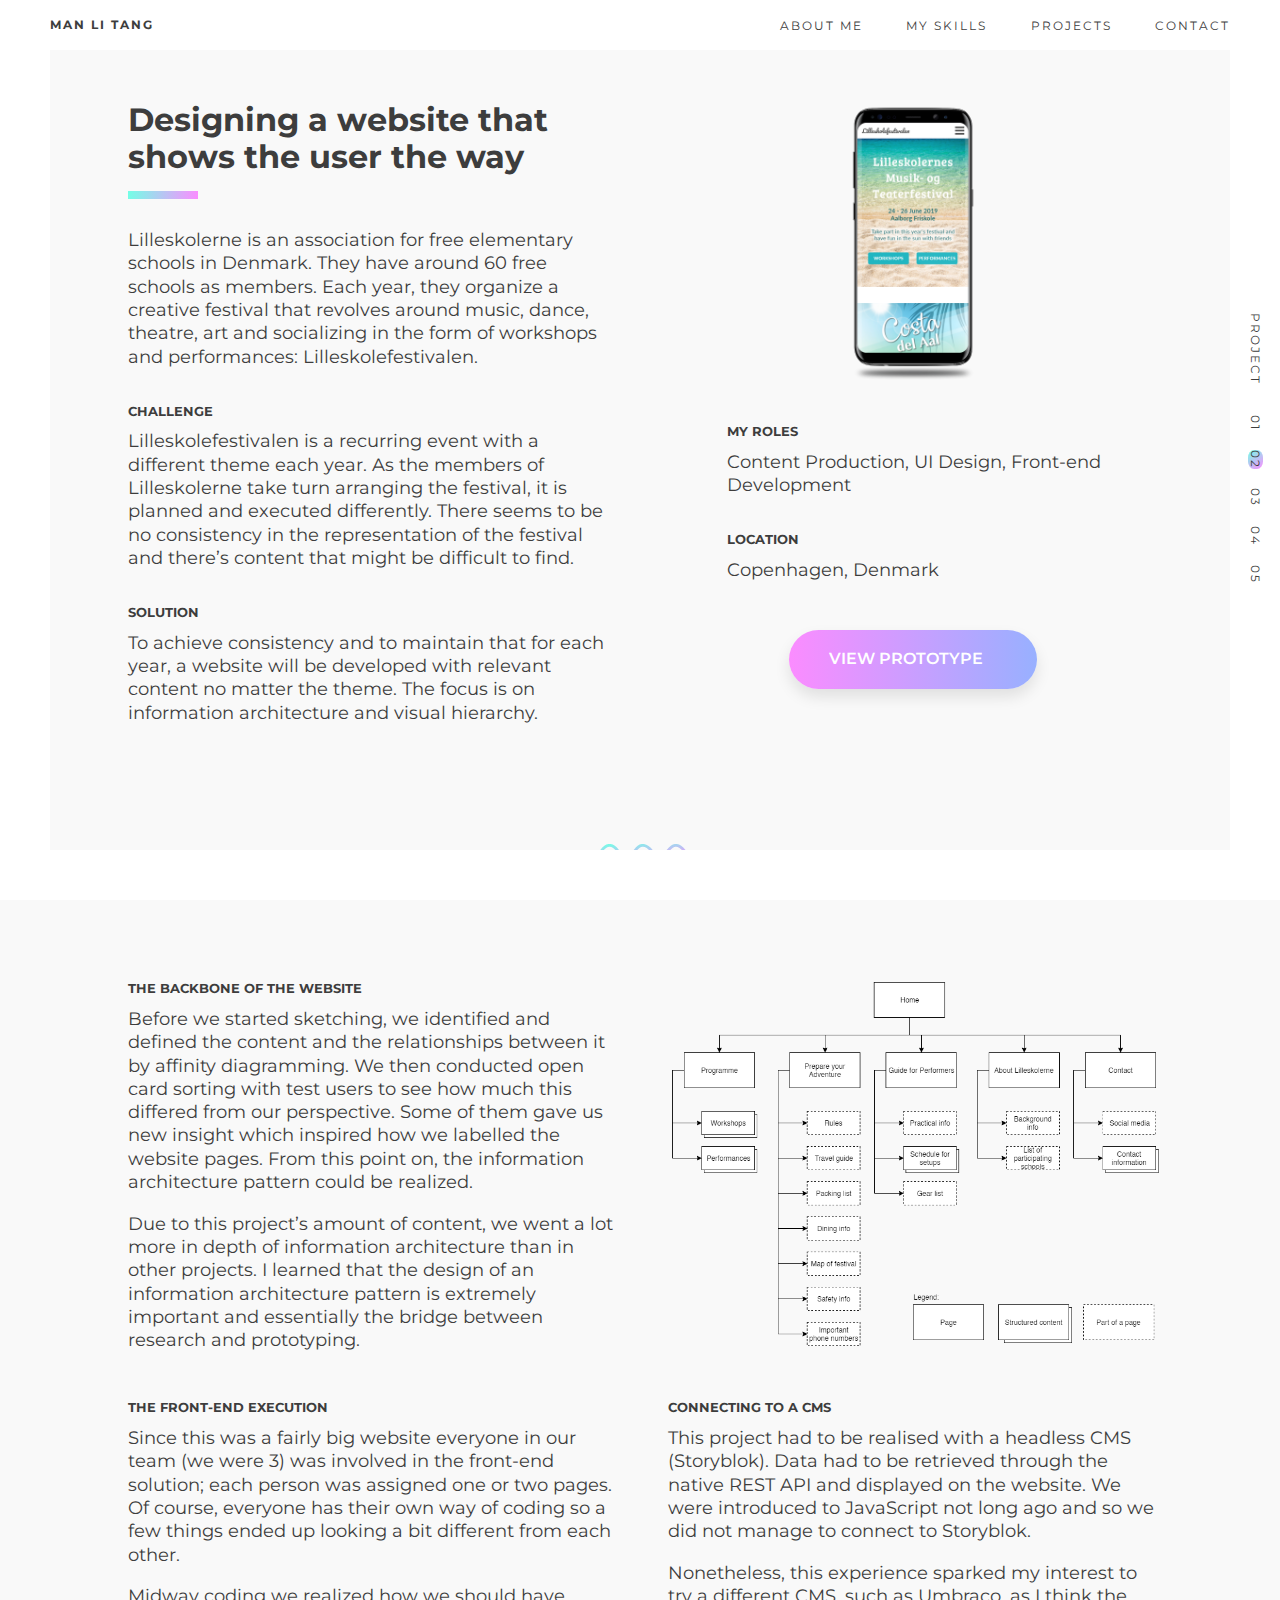
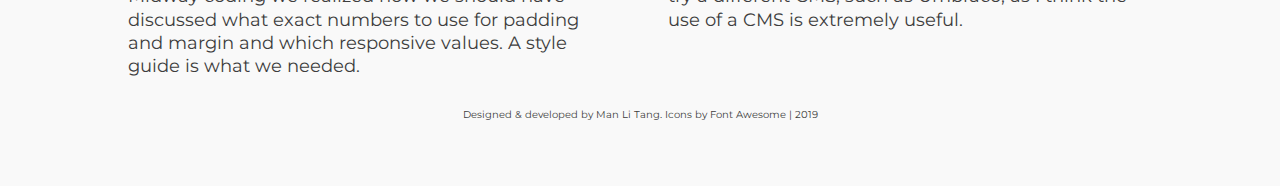
<file: projects/lilleskolerne.html>
<!doctype html>
<html>
<head>
	<meta charset="utf-8">
	<title>Man Li Tang | Portfolio</title>
	<meta name="viewport" content="width=device-width, initial-scale=1.0" />
	<link rel="shortcut icon" href="../images/favicon.ico" type="image/x-icon">
	<link href="https://fonts.googleapis.com/css?family=Montserrat:400,600" rel="stylesheet">
	<link href="../normalize.css" rel="stylesheet" type="text/css">
	<link href="style.css" rel="stylesheet" type="text/css">
	<link rel="stylesheet" href="https://use.fontawesome.com/releases/v5.8.1/css/all.css" integrity="sha384-50oBUHEmvpQ+1lW4y57PTFmhCaXp0ML5d60M1M7uH2+nqUivzIebhndOJK28anvf" crossorigin="anonymous">
</head>

<body>
	<!--START FIXED FRAME AROUND MAIN CONTENT-->
	<div class="bar top-bottom-bar top-bar">
		<nav id="navbar">
			<div class="logo">
				<a href="../index.html">Man Li Tang</a>
			</div>
			<ul class="nav-links">
				<li><a id="aboutme" href="../index.html#section-aboutme">About me</a></li>
				<li><a id="myskills" href="../index.html#section-skills">My skills</a></li>
				<li><a id="projects" href="../index.html#section-projects">Projects</a></li>
				<li><a id="contact" href="../index.html#section-contact">Contact</a></li>
			</ul>

			<div class="burger">
				<div class="line1"></div>
				<div class="line2"></div>
				<div class="line3"></div>
			</div>
		</nav>
	</div>
	
	<div class="bar left-right-bar left-bar">
		<div class="social-icons">
			<a href="https://www.linkedin.com/in/manlitang/" target="_blank"><i class="fab fa-linkedin"></i></a>
			<a href="https://github.com/manlitang" target="_blank"><i class="fab fa-github"></i></a>
			<a href="https://www.instagram.com/manlitang/" target="_blank"><i class="fab fa-instagram"></i></a>
		</div>
	</div>

	<div class="bar left-right-bar right-bar">
        <div class="project-nav">
            <p>Project</p>
            <ul>
                <li><a href="abrace.html">01</a></li>
                <li><a class="is-active" href="lilleskolerne.html">02</a></li>
                <li><a href="eurofloors.html">03</a></li>
                <li><a href="diabetes.html">04</a></li>
                <li><a href="hogwarts.html">05</a></li>
            </ul>
        </div>
    </div>

	<div class="bar top-bottom-bar bottom-bar"></div>
	<!--END-->

	<!--MAIN CONTENT-->
	<main>
		<section id="project-page">

            <div class="grid-wrapper lilleskolerne-grid-wrapper">
                <div class="text">
					<h3>Designing a website that shows the user the way</h3>
					<div class="separator"></div>
                    <p>Lilleskolerne is an association for free elementary schools in Denmark. They have around 60 free schools as members. Each year, they organize a creative festival that revolves around music, dance, theatre, art and socializing in the form of workshops and performances: Lilleskolefestivalen.</p><br><br>

                    <h4>CHALLENGE</h4>
                    <p>Lilleskolefestivalen is a recurring event with a different theme each year. As the members of Lilleskolerne take turn arranging the festival, it is planned and executed differently. There seems to be no consistency in the representation of the festival and there’s content that might be difficult to find. </p><br><br>

                    <h4>SOLUTION</h4>
                    <p>To achieve consistency and to maintain that for each year, a website will be developed with relevant content no matter the theme. The focus is on information architecture and visual hierarchy.</p>
                </div>
            
                <div class="mockup">
                    <img src="images/lilleskolerne-mockup.png">
                </div>

                <div class="list">
                    <h4>MY ROLES</h4>
                    <p>Content Production, UI Design, Front-end Development</p><br><br>

                    <h4>LOCATION</h4>
                    <p>Copenhagen, Denmark</p>

                    <div class="button-container">
                            <a id="project-button" class="button button-gradient" href="http://des-iis.ucn.dk/mmdi0918/1074213/Sem2_Tema2_Lilleskolefestivalen/index.html" target="_blank">View Prototype <i class="fas fa-external-link-alt"></i></a>
                        </div>
				</div>     
				
				<div class="divider">
						<svg xmlns="http://www.w3.org/2000/svg" viewBox="0 0 36.16 4.97"><defs><style>.cls-1{fill:none;stroke:#000;stroke-miterlimit:10;}</style></defs><title>Asset 5</title><g id="Layer_2" data-name="Layer 2"><g id="Layer_1-2" data-name="Layer 1"><path class="wave-divider" d="M0,4.47c3,0,3.06-4,6-4s3.08,4,6,4c3.39,0,3-4,6-4,3.26,0,3.23,4,6,4,3.09,0,3.15-4,6-4s3.34,4,6.13,4"/></g></g>
							<linearGradient id="gradient" x2="1" y2="1">
								<stop offset="0%" stop-color="#73FFE6"/>
								<stop offset="100%" stop-color="#FB8CFF"/>
								</linearGradient>
						</svg>
					</div>
					
					<div class="text-description1">
						<h4>THE BACKBONE OF THE WEBSITE</h4>
							<p>Before we started sketching, we identified and defined the content and the relationships between it by affinity diagramming. We then conducted open card sorting with test users to see how much this differed from our perspective. Some of them gave us new insight which inspired how we labelled the website pages. From this point on, the information architecture pattern could be realized.</p><br>
                        	<p>Due to this project’s amount of content, we went a lot more in depth of information architecture than in other projects. I learned that the design of an information architecture pattern is extremely important and essentially the bridge between research and prototyping. </p>
					</div>
	
					<div class="text-description2">
						<h4>THE FRONT-END EXECUTION</h4>
						<p>Since this was a fairly big website everyone in our team (we were 3) was involved in the front-end solution; each person was assigned one or two pages. Of course, everyone has their own way of coding so a few things ended up looking a bit different from each other.</p><br>
						<p>Midway coding we realized how we should have discussed what exact numbers to use for padding and margin and which responsive values. A style guide is what we needed.</p>
					</div>

					<div class="text-description3">
						<h4>CONNECTING TO A CMS</h4>
						<p>This project had to be realised with a headless CMS (Storyblok). Data had to be retrieved through the native REST API and displayed on the website. We were introduced to JavaScript not long ago and so we did not manage to connect to Storyblok. </p><br>
						<p>Nonetheless, this experience sparked my interest to try a different CMS, such as Umbraco, as I think the use of a CMS is extremely useful.</p>
						</div>
	
					<div class="images lilleskolerne-image">
						<img src="images/IApattern.png" alt="Information Architecture Pattern">
					</div>
	
		</section>
		
		<footer>
			<p>Designed & developed by Man Li Tang. Icons by Font Awesome | 2019</p>
		</footer>
	</main>
    <!--END-->
<script src="script.js"></script>
</body>
</html>
</file>
<file: style.css>
@charset "utf-8";
/* CSS Document */

html {
	scroll-behavior: smooth;
}

/* ==================
   SCROLL BAR STYLING 
   ================== */

::-webkit-scrollbar {
	width: 10px;
}

::-webkit-scrollbar-track {
	background: #f9f9f9; 
}
  
::-webkit-scrollbar-thumb {
	background: #c7c7c7; 
}
  
::-webkit-scrollbar-thumb:hover {
	background: #3d3d3d; 
}

/* ===============
   GLOBAL SETTINGS 
   =============== */

body {
	font-family: 'Montserrat', sans-serif;
	margin: 0;
	padding: 0;
	color: #3d3d3d;
	width: 100%;
	background-color: #F9F9F9;
	transition: all 3s ease;
}

main {
	padding: 10% 10% 5% 10%;
	text-align: center;
}

section {
	width: 100%;
	padding-top: 100px;
	display: inline-block;
	text-align: left;
}

p {
	font-size: 1.4vw;
	color: #3d3d3d;
	line-height: 1.3em;
}

h3 {
	font-size: 2.5vw;
	margin: 0 0 10px 0;
}

h4 {
	font-size: 1.4vw;
	text-transform: uppercase;
	margin: 0;
	padding: 0;
}

@media only screen and (max-width: 768px){ 
	br {
		display: none;
	}

	p {
		line-height: 1.5;
		font-size: 4vw;
	}

	section {
		padding-top: 50px;
	}

	h3 {
		font-size: 6vw;
	}
}

/* ===============
   DIVIDER STYLING 
   =============== */

.divider {
	width: 30px;
	display: block;
	margin: 0 auto;
}

.wave-divider {
	fill: none;
	stroke-width: 1px;
	margin: 0 auto;
	stroke: url(#gradient);
}

h3::after {
	content: '';
	display: block;
	width: 70px;
	height: 8px;
	margin-top: 15px;
	background: -webkit-gradient(linear, left top, right bottom, from(#73FFE6), to(#FB8CFF));
}

.project-headline h3::after {
	margin-top: 5px;
}

.project-headline-left h3 {
	position: relative;
}

.project-headline-left h3::after {
	position: absolute;
	right: 0;
}

#section-contact h3::after {
	margin: 0 auto;
	margin-top: 15px;
}
/* ==============================
   FIXED FRAME AROUND THE WEBSITE  
   ============================== */

.bar {
	position: fixed;
	background: #fff;
	box-sizing: border-box;
	z-index: 10;
}

/* TOP AND BOTTOM BAR */

.top-bottom-bar {
	width: 100%;
	height: 50px;
	padding: 0 50px;
	margin: 0;
}

.top-bar {
	top: 0;
}

.bottom-bar {
	bottom: 0;
}

/* LEFT AND LEFT BAR */

.left-right-bar {
	width: 50px;
	height: 100%;
	padding: 50px 0;
}

.left-bar {
	left: 0;
	display: table;
}

.right-bar {
	right: 0;
}

.social-icons {
	text-align: center;
	display: table-cell;
	vertical-align: middle;
}

.social-icons > a {
	font-size: 25px;
	display: block;
	margin: 25px 0;	
}

.social-icons > a > i:hover {
	background: -webkit-gradient(linear, left top, right bottom, from(#73FFE6), to(#FB8CFF));
    -webkit-background-clip: text;
	-webkit-text-fill-color: transparent;
}

@media only screen and (max-width: 768px){ 
	.left-right-bar, .bottom-bar {
		display: none;
	}
}

/* =====================
   RESPONSIVE NAVIGATION 
   ===================== */

nav {
	display: flex;
	justify-content: space-between;
	align-items: center;
	text-transform: uppercase;
	letter-spacing: 2px;
	height: 50px;
	font-size: 12px;
}

.nav-links {
	display: flex;
	justify-content: space-between;
	width: 450px;
	list-style: none;
	padding: 0;
	margin: 0;
}

a {
	color: #3d3d3d;
	text-decoration: none;
}

.logo > a {
	font-weight: 700;
}

.burger div {
	width: 25px;
	height: 3px;
	margin: 5px;
	border-radius: 10px;
	background-color: #3d3d3d;
	transition: all 0.3s ease;
}

.burger {
	display: none;
	cursor: pointer;
}

@media only screen and (max-width: 768px){
	body {
		overflow-x: hidden;
	}
	.nav-links {
		position: absolute;
		margin: 0;
		right: 0px;
		top: 50px;
		height: 60vh;
		background-color: #fff;
		display: flex;
		flex-direction: column;
		align-items: center;
		justify-content: space-around;
		width: 50vw;
		transform: translateX(100%);
		transition: transform 0.5s ease-in;
	}

	.nav-links li {
		opacity: 0;
	}

	.burger {
		display: block;
	}

	.top-bar {
	padding: 0 10%;
	}
}

.nav-active {
	transform: translateX(0%);
}

@keyframes navLinkFade {
	from {
		opacity: 0;
		transform: translateX(50px);
	}
	to {
		opacity: 1;
		transform: translateX(0px);
	}
}

.close .line1 {
	transform: rotate(-45deg) translate(-5px, 6px);
}

.close .line2 {
	opacity: 0;
}

.close .line3 {
	transform: rotate(45deg) translate(-5px, -6px);
}

/* ================================
   NAGIVATION CURRENT TAB ANIMATION
   ================================ */

nav ul li a, #section-contact .resume a {
	text-decoration: none;
	color: #3d3d3d;
	position: relative;
	padding-bottom: 5px;
}

nav ul li a:before {
	content: "";
	position: absolute;
	width: 100%;
	height: 3px;
	bottom: 0;
	left: 0;
	background: linear-gradient(to right, #73FFE6, #FB8CFF);
	visibility: hidden;
	transform: scaleX(0);
	transition: all .3s ease-in-out 0s;
}

nav ul li a:hover:before {
	visibility: visible;
	transform: scaleX(1);
}

.current {
	border-bottom: 3px solid;
	border-image-source: linear-gradient(to right, #73FFE6, #FB8CFF);
	border-image-slice: 1;
}

/* ================
   SECTION: LANDING
   ================ */

#section-landing {
	display: flex;
	flex-direction: column;
	justify-content: center;
	align-content: space-between;
	padding-top: 50px;
}

#fadein-landing {
	opacity: 0;
	transition: 2s;
	transition-delay: 3s;
}

.headline-landing h1 {
	font-size: 7vw;
	padding: 0;
	margin: 0;
}

/* ====================
   TYPEWRITER ANIMATION
   ==================== */

.typewriter {
	position: relative;
    margin: 0 auto;
	border-right: 4px solid;
	border-image-source: linear-gradient(to bottom, #73FFE6, #FB8CFF);
	border-image-slice: 1;
    white-space: nowrap;
	overflow: hidden;
	animation: typewriter 2s steps(30) 1s 1 normal both,
			   cursor 1s steps(30) infinite;
}

@keyframes typewriter {
	from {
		width: 0;
	}
	to {
		width: 65%;
	}
}

@keyframes cursor {
	50% {
		border: none;
	}
}

#fadein-landing > h2 {
	font-size: 2vw;
	padding: 0;
	margin: 3% 0;
	font-weight: normal;
}

a.arrow {
	font-size: 2vw;
	font-family: Arial, Helvetica, sans-serif;
	text-align: center;
	text-decoration: none;
	display: block;
	color: #3d3d3d;
	margin-top: 12%;
}

@media only screen and (max-width: 768px){
	.headline-landing h1 {
		font-size: 10vw;
	}

	@keyframes typewriter {
		from {
			width: 92%;
		}
		to {
			width: 92%;
		}
	}

	#fadein-landing {
		opacity: 1;
	}

	#fadein-landing > h2 {
		font-size: 6vw;
		margin: 10% 0;
	}

	a.arrow {
		font-size: 50px;
	}
}

/* =================
   SECTION: ABOUT ME
   ================= */

#section-aboutme img {
	width: 100%;
	padding-bottom: 3%;
}

#aboutme-description {
	width: 100%;
}

#aboutme-headline, #aboutme-description {
	opacity: 0;
}

@media only screen and (min-width: 768px){

	.grid-aboutme {
		display: grid;
		grid-template-columns: 4fr .5fr .5fr 6fr;
	}

	.grid-aboutme div:nth-child(1) {
		grid-column: 1 / span 2;
		grid-row: 2 / span 3; 
	}

	.grid-aboutme div:nth-child(2) {
		grid-column: 2 / span 3;
		grid-row: 1 / span 2; 
	}

	.grid-aboutme div:nth-child(3) {
		grid-column: 4 / span 1;
		grid-row: 3 / span 2; 
	}

	#aboutme-headline {
		width: 80%;
	}

	#aboutme-description {
		width: 90%;
	}
}

/* ==================
   SECTION: MY SKILLS
   ================== */

i.fas {
	display: block;
	font-size: 3vw;
	margin-bottom: 5%;
	padding: 0;
}

.skills-list {
	width: 100%;
	display: flex;
	justify-content: space-between;
	text-align: center;
	margin-top: 5%;
}

#skill1, #skill2, #skill3 {
	width: 30%;
	padding: 3%;
	background-color: #fff;
	border-radius: 10px;
	margin-top: 2%;
	box-sizing: border-box;
	opacity: 0;
}

#skill1 p, #skill2 p, #skill3 p {
	font-size: 1.2vw;
}

#skill1 h4, #skill2 h4, #skill3 h4 {
	font-size: 1vw;
	font-weight: 600;
	margin-bottom: 5%;
}

.skills-description {
	width: 64%;
}

@media only screen and (max-width: 768px){ 
	.skills-list {
		flex-direction: column;
	}

	i.fas {
		margin-top: 3%;
		font-size: 10vw;
	}

	.skills-description, #skill1, #skill2, #skill3 {
		width: 100%;
	}

	#skill1, #skill2, #skill3 {
		height: 80%;
		padding: 5%;
		margin-top: 10%;
	}
	
	#skill1 p, #skill2 p, #skill3 p {
		font-size: 4vw;
	}

	#skill1 h4, #skill2 h4, #skill3 h4 {
		font-size: 3vw;
	}
}

/* =================
   SECTION: PROJECTS
   ================= */

.project {
	display: grid;
	grid-template-columns: 1.5fr 1fr .3fr 6fr;
	padding-bottom: 10%;
}

.project-image img {
	width: 100%;
}

.project div:nth-child(1) {
	grid-column: 3 / span 2;
	grid-row: 2 / span 3;
}

.project div:nth-child(2) {
	grid-column: 2 / span 2;
	grid-row: 1 / span 2;
}

.project div:nth-child(3) {
	grid-column: 1 / span 2;
	grid-row: 3 / span 1;
}

.project div:nth-child(4) {
	grid-column: 1 / span 2;
	grid-row: 4 / span 1;
}

.project:last-child {
	padding-bottom: 5%;
}

.project-headline {
	text-align: right;
}

.project-headline > .separator {
	float: right;
}

.project-headline p, .project-right > .project-headline p {
	font-size: 2.5vw;
	font-weight: 700;
	padding: 0;
	margin: 0;
}

.project-details {
	width: 70%;
}

.project-headline h3 {
	font-size: 5vw;
	margin: -10px 0 0 0;
	padding: 0;
}

.detail h4 {
	color: #9e9e9e;
	font-size: 1vw;
}

.detail p {
	margin-top: 10px;
}

.image-shadow {
	-webkit-box-shadow: 5px 5px 25px -8px rgba(0,0,0,0.39);
	-moz-box-shadow: 5px 5px 25px -8px rgba(0,0,0,0.39);
	box-shadow: 5px 5px 25px -8px rgba(0,0,0,0.39);
}

/* =================================
   STYLING FOR PROJECT ALIGNED RIGHT
   ================================= */

.project-right {
	display: grid;
	grid-template-columns: 6fr .3fr 1fr 1.5fr;
}

.project-right div:nth-child(1) {
	grid-column: 1 / span 2;
	grid-row: 2 / span 3;
}

.project-right div:nth-child(2) {
	grid-column: 2 / span 2;
	grid-row: 1 / span 2;
}

.project-right div:nth-child(3) {
	grid-column: 3 / span 2;
	grid-row: 3 / span 1;
}

.project-right div:nth-child(4) {
	grid-column: 3 / span 2;
	grid-row: 4 / span 1;
}

.project-right > .project-headline {
	text-align: left;
}

.project-right > .project-headline > .separator {
	float: left;
}

.project-right > .project-details {
	text-align: right;
	justify-self: end;
}

@media only screen and (max-width: 768px){
	.project {
		display: flex;
		flex-direction: column;
	}

	.project-image {
		margin: 10% 0 10% 0;
	}

	.project-headline {
		order: 0;
	}

	.project-image {
		order: 1;
	}

	.project-details {
		order: 2;
	}

	.button-container {
		order: 3;
	}

	.project-details, .project-right > .project-details {
		width: 100%;
		display: flex;
		flex-flow: row wrap;
		justify-content: space-around;
		text-align: center;
	}

	.project-headline p, .project-right > .project-headline p {
		font-size: 7vw;
		font-weight: 700;
		padding: 0;
		margin: -15px 0 0 0;
	}

	.project-headline h3, .project-right > .project-headline h3 {
		font-size: 10vw;
	}

	.detail h4 {
		color: #9e9e9e;
		font-size: 3vw;
	}
}

/* =====================
   CALL TO ACTION BUTTON
   ===================== */

.button-container {
	display: flex;
	justify-content: center;
	align-items: center;
	align-content: center;
	width: 100%;
	margin: 0 auto;
	margin-top: 5%;
	margin-bottom: 10%;
}

.button {    
  	padding: 20px 40px;
  	text-align: center;
  	text-transform: uppercase;
  	transition: 0.5s;
  	background-size: 200% auto;
  	color: white;
	border-radius: 45px;
	text-decoration: none;
	font-size: 1vw;
	font-weight: 600;
	vertical-align: baseline;
	box-shadow: 0px 8px 15px rgba(0, 0, 0, 0.1);
	perspective: 1000px;
	transition-duration: .5s;
	transform-origin: center bottom 0px;
  	transform: matrix(1, 0, 0, 1, 0, 0);
}

.button > i.fas {
	display: inline-block;
	margin-bottom: 0;
	margin-left: 10px;
	vertical-align: baseline;
	font-size: 1vw;
}

.button-pressed {
	transform: matrix(0.95, 0, 0, 0.95, 0, 0);
	box-shadow: 0px 4px 5px rgba(0, 0, 0, 0.1);
}

.button:hover {
	background-position: right center;
}

.button-gradient {
	background-image: linear-gradient(to right, #FB8CFF 0%, #96B1FF 51%, #73FFE6 100%);
}

/* PROJECT BUTTON STYLING */

.button-container--project {
	justify-content: flex-start;
}

.button-container--project-right {
	justify-content: flex-end;
}

.button--project {
	padding: 15px 35px;
}

@media only screen and (max-width: 768px){ 
	.button-container--project, .button-container--project-right {
		justify-content: center;
	}

	.button-container a {
		font-size: 3vw;
	}

	.button > i.fas {
		font-size: 3vw;
	}
}

/* ================
   SECTION: CONTACT
   ================ */

#section-contact {
	text-align: center;
	width: 46%;
}

#section-contact > .separator {
	margin: 0 auto;
}

#section-contact > .divider {
	width: 50px;
	margin-top: 5%;
	margin-bottom: 10%;
}

.resume-links {
	display: flex;
	justify-content: center;
}

.resume-link {
	display: flex;
	flex-direction: column;
	width: 100px;
}

.resume-link i {
	font-size: 1.5vw;
	margin: 10% 0;
}

.resume-link a {
	font-size: .8em;
}

@media only screen and (max-width: 768px){ 
	#section-contact {
		width: 100%;
	}

	.resume-link i {
		font-size: 6vw;
	}
}

/* =====================
   HANDWRITING ANIMATION
   ===================== */

#handwriting {
	width: 30%;
	margin: 0 auto;
}

#path1, #path2, #path3 {
	fill: none;
	stroke: #3d3d3d;
	stroke-linecap: round;
	stroke-width: 3px;
}

#path1, #path2 {
	stroke-miterlimit: 10;
}

#path3{
	stroke-linejoin: round;
}

.path1-animate {
	stroke-dasharray: 1837.3963623046875;
	stroke-dashoffset: 1837.3963623046875;
	animation: dashOffsetTo0 2s ease-in-out;
	animation-delay: 1s;
	animation-fill-mode: both;
	animation-iteration-count: 1;
}

.path2-animate {
	stroke-dasharray: 718.3311767578125;
	stroke-dashoffset: 718.3311767578125;
	animation: dashOffsetTo0 1.5s ease-in-out;
	animation-delay: 3s;
	animation-fill-mode: both;
	animation-iteration-count: 1;
}

.path3-animate {
	stroke-dasharray: 32.75446319580078;
	stroke-dashoffset: 32.75446319580078;
	animation: dashOffsetTo0 .1s ease-in-out;
	animation-delay: 5s;
	animation-fill-mode: both;
	animation-iteration-count: 1;
}

@keyframes dashOffsetTo0 {
	to {
		stroke-dashoffset: 0;
	}
}

/* ==================
   FADE IN ANIMATIONS
   ================== */

.animate-fadein, .animate-fadein-delay1, .animate-fadein-delay2 {
	animation-name: fadein;
	animation-duration: 1s;
	animation-fill-mode: forwards;
	opacity: 1;
}

@keyframes fadein {
	0% {
		opacity: 0;
		transform: translate3d(0, 5%, 0);
	}
	100% {
		opacity: 1;
		transform: translate3d(0, 0, 0);
	}
}

.animate-fadein-delay1 {
	animation-delay: .1s;
}

.animate-fadein-delay2 {
	animation-delay: .2s;
}

@media only screen and (max-width: 991px) {
	#aboutme-headline, #aboutme-description, #skill1, #skill2, #skill3 {
		opacity: 1;
	}

	.bottom-bar, .left-right-bar {
		display: none;
	}
}

/* ======
   FOOTER
   ====== */

footer {
	padding: 3% 0 0 0;
	margin: 0;
}

footer p {
	padding: 0;
	margin: 0;
	font-size: .8vw;
}

@media only screen and (max-width: 768px){
	footer p {
		font-size: 2vw;
	} 
}
</file>
<file: projects/style.css>
@charset "utf-8";
/* CSS Document */

html {
	scroll-behavior: smooth;
}

/* ==================
   SCROLL BAR STYLING 
   ================== */

::-webkit-scrollbar {
	width: 10px;
}

::-webkit-scrollbar-track {
	background: #f9f9f9; 
}
  
::-webkit-scrollbar-thumb {
	background: #c7c7c7; 
}
  
::-webkit-scrollbar-thumb:hover {
	background: #3d3d3d; 
}

/* ===============
   GLOBAL SETTINGS 
   =============== */

body {
	font-family: 'Montserrat', sans-serif;
	margin: 0;
	padding: 0;
	color: #3d3d3d;
	width: 100%;
	background-color: #F9F9F9;
}

main {
	padding: 8% 10% 5% 10%;
	text-align: center;
}

section {
	width: 100%;
	display: inline-block;
	text-align: left;
}

p {
	font-size: 1.4vw;
	color: #3d3d3d;
	margin: 0;
	padding: 0;
	line-height: 1.3em;
}

h3 {
	font-size: 2.5vw;
	margin: 0 0 10px 0;
}

h4 {
	font-size: 1vw;
	text-transform: uppercase;
	margin: 0;
	padding: 0;
}

@media only screen and (max-width: 768px){ 
	br {
		display: none;
	}

	p {
		line-height: 1.5;
		font-size: 4vw;
	}

	section {
		padding-top: 50px;
	}

	h3 {
		font-size: 6vw;
	}

	h4 {
		font-size: 3vw;
	};
}

/* ===============
   DIVIDER STYLING 
   =============== */

.separator {
	display: block;
	width: 70px;
	height: 8px;
	background: -webkit-gradient(linear, left top, right bottom, from(#73FFE6), to(#FB8CFF));
}

.divider {
	width: 100px;
	display: block;
	margin: 0 auto;
	margin-top: 70px;
	margin-bottom: 70px;
}

.wave-divider {
	fill: none;
	stroke-width: 1px;
	margin: 0 auto;
	stroke: url(#gradient);
}

/* ==============================
   FIXED FRAME AROUND THE WEBSITE  
   ============================== */

.bar {
	position: fixed;
	background: #fff;
	box-sizing: border-box;
	z-index: 10;
}

/* TOP AND BOTTOM BAR */

.top-bottom-bar {
	width: 100%;
	height: 50px;
	padding: 0 50px;
	margin: 0;
}

.top-bar {
	top: 0;
}

.bottom-bar {
	bottom: 0;
}

/* LEFT AND LEFT BAR */

.left-right-bar {
	width: 50px;
	height: 100%;
	padding: 50px 0;
}

.left-bar {
	left: 0;
	display: table;
}

.right-bar {
	right: 0;
}

.social-icons {
	text-align: center;
	display: table-cell;
	vertical-align: middle;
}

.social-icons > a {
	font-size: 25px;
	display: block;
	margin: 25px 0;	
}

.social-icons > a > i:hover {
	background: -webkit-gradient(linear, left top, right bottom, from(#73FFE6), to(#FB8CFF));
    -webkit-background-clip: text;
	-webkit-text-fill-color: transparent;
}

@media only screen and (max-width: 768px){ 
	.left-right-bar, .bottom-bar {
		display: none;
	}
}

/* =====================
   RESPONSIVE NAVIGATION 
   ===================== */

nav {
	display: flex;
	justify-content: space-between;
	align-items: center;
	text-transform: uppercase;
	letter-spacing: 2px;
	height: 50px;
	font-size: 12px;
}

.nav-links {
	display: flex;
	justify-content: space-between;
	width: 450px;
	list-style: none;
	padding: 0;
	margin: 0;
}

a {
	color: #3d3d3d;
	text-decoration: none;
	font-size: 12px;
}

.logo > a {
	font-weight: 700;
}

.burger div {
	width: 25px;
	height: 3px;
	margin: 5px;
	border-radius: 10px;
	background-color: #3d3d3d;
	transition: all 0.3s ease;
}

.burger {
	display: none;
	cursor: pointer;
}

@media only screen and (max-width: 768px){
	body {
		overflow-x: hidden;
	}
	.nav-links {
		position: absolute;
		margin: 0;
		right: 0px;
		top: 50px;
		height: 60vh;
		background-color: #fff;
		display: flex;
		flex-direction: column;
		align-items: center;
		justify-content: space-around;
		width: 50vw;
		transform: translateX(100%);
		transition: transform 0.5s ease-in;
	}

	.nav-links li {
		opacity: 0;
	}

	.burger {
		display: block;
	}
}

.nav-active {
	transform: translateX(0%);
}

@keyframes navLinkFade {
	from {
		opacity: 0;
		transform: translateX(50px);
	}
	to {
		opacity: 1;
		transform: translateX(0px);
	}
}

.close .line1 {
	transform: rotate(-45deg) translate(-5px, 6px);
}

.close .line2 {
	opacity: 0;
}

.close .line3 {
	transform: rotate(45deg) translate(-5px, -6px);
}

/* ================================
   NAGIVATION CURRENT TAB ANIMATION
   ================================ */

nav ul li a {
	text-decoration: none;
	color: #3d3d3d;
	position: relative;
	padding-bottom: 5px;
}

nav ul li a:before {
	content: "";
	position: absolute;
	width: 100%;
	height: 3px;
	bottom: 0;
	left: 0;
	background: linear-gradient(to right, #73FFE6, #FB8CFF);
	visibility: hidden;
	transform: scaleX(0);
	transition: all .3s ease-in-out 0s;
}

nav ul li a:hover:before {
	visibility: visible;
	transform: scaleX(1);
}

.current {
	border-bottom: 3px solid;
	border-image-source: linear-gradient(to right, #73FFE6, #FB8CFF);
	border-image-slice: 1;
}

/* ==================
   PROJECT NAVIGATION
   ================== */

   .project-nav p, .project-nav a {
	text-decoration: none;
	color: #3d3d3d;
	position: relative;
	margin: 0 auto;
	text-transform: uppercase;
	letter-spacing: 2px;
	font-size: 12px;
	text-orientation: sideways;
	writing-mode: vertical-rl;
}

.project-nav ul {
	list-style: none;
	margin: 0;
	padding: 0;
}

.project-nav ul li {
	text-align: center;
}

.project-nav {
	display: flex;
	flex-direction: column;
	justify-content: center;
	height: 100%;
}

.project-nav p {
	margin-bottom: 15px;
}

.project-nav a {
	margin-top: 15px;
}

.project-nav a:hover, .is-active {
	border-radius: 40%;
	background: -webkit-gradient(linear, left top, right bottom, from(#73FFE6), to(#FB8CFF));
}

/* ============================
   PROJECT PAGE GENERAL STYLING 
   ============================ */

h3, h4 {
	padding: 0;
	margin: 0 0 10px 0;
}

.separator {
	display: block;
	margin: 3% 0 6% 0;
	width: 70px;
	height: 8px;
	background: -webkit-gradient(linear, left top, right bottom, from(#73FFE6), to(#FB8CFF));
}

.grid-wrapper {
	margin: 0;
	display: grid;
	grid-gap: 50px;
	grid-template-columns: 21.5% 21.5% 21.5% 21.5% ;
}

.grid-wrapper img {
	width: 100%;
}

.text { grid-area: text; }
.mockup { grid-area: mockup; }
.list { grid-area: list; margin-top: -20px; }
.text-description1 { grid-area: description1; }
.text-description2 { grid-area: description2; }
.divider { grid-area: divider; }
.images { grid-area: images; }

.grid-wrapper {
	grid-template-areas: 
		"text text mockup mockup"
		"text text list list"
		"text text list list"
		"divider divider divider divider"
		"description1 description1 description2 description2"
		"images images images images";
}

.mockup img {
	width: 100%;
}

.abrace-images {
    text-align: center;
}

.abrace-images img {
    width: 31%;
    margin-right: 2%;
}

img.nomargin {
	margin-right: 0px;
}

.list p, .list h4 {
	margin-left: 12%;
}

.mockup {
	animation-name: fadein;
	animation-duration: .8s;
	animation-fill-mode: forwards;
	opacity: 1;
}

@keyframes fadein {
	0% {
		opacity: 0;
		transform: translate3d(5%, 0, 0);
	}
	100% {
		opacity: 1;
		transform: translate3d(0, 0, 0);
	}
}

/* ==========================
   LILLESKOLERNE GRID WRAPPER 
   ========================== */

.lilleskolerne-image { grid-area: image; }
.text-description3 { grid-area: description3; }

.lilleskolerne-grid-wrapper {
	grid-template-areas:
		"text text mockup mockup"
		"text text list list"
		"text text list list"
		"divider divider divider divider"
		"description1 description1 image image"
		"description2 description2 description3 description3";
}

/* =====================
   CALL TO ACTION BUTTON 
   ===================== */

.button-container {
	display: flex;
	justify-content: center;
	align-items: center;
	align-content: center;
	width: 300px;
	margin: 0 auto;
	margin-top: 10%;
	margin-bottom: 5%;
}

.button {    
  	padding: 20px 40px;
  	text-align: center;
  	text-transform: uppercase;
  	transition: 0.5s;
  	background-size: 200% auto;
  	color: white;
	border-radius: 45px;
	text-decoration: none;
	font-size: 1em;
	font-weight: 600;
	vertical-align: baseline;
	box-shadow: 0px 8px 15px rgba(0, 0, 0, 0.1);
	perspective: 1000px;
	transition-duration: .5s;
	transform-origin: center bottom 0px;
	transform: matrix(1, 0, 0, 1, 0, 0);
}

.button > i.fas {
	display: inline-block;
	margin-bottom: 0;
	margin-left: 10px;
	vertical-align: baseline;
	font-size: 1.1em;
}

.button-pressed {
	transform: matrix(0.95, 0, 0, 0.95, 0, 0);
	box-shadow: 0px 4px 5px rgba(0, 0, 0, 0.1);
}

.button:hover {
	background-position: right center;
}

.button-gradient {
	background-image: linear-gradient(to right, #FB8CFF 0%, #96B1FF 51%, #73FFE6 100%);
}

/* ================
   MY ROLES SECTION 
   ================ */

ul {
    padding-top: 0;
    margin-top: 0;
    list-style: circle;
}

li {
	line-height: normal;
    color: #3d3d3d;
    padding: 0;
    margin: 0;
}

/* ======
   FOOTER
   ====== */

   footer {
	padding: 3% 0 0 0;
	margin: 0;
}

footer p {
	padding: 0;
	margin: 0;
	font-size: .8vw;
}

/* STYLING FOR MOBILE */

@media only screen and (max-width: 768px) {

	.top-bar {
		padding: 0 10%;
	}

	section {
		padding-top: 10%;
	}

	/* PROJECT PAGE */

	#project-page {
		padding-top: 50px;
	}

	.grid-wrapper {
		grid-template-columns: 100%;
		grid-gap: 20px;
	}

	.grid-wrapper {
		grid-template-areas: 
			"mockup"
			"text"
			"list"
			"description1"
			"description2"
			"images";
	}

	.lilleskolerne-grid-wrapper {
		grid-template-areas: 
			"mockup"
			"text"
			"list"
			"description1"
			"image"
			"description2"
			"description3";
	}

	.divider {
		display: none;
	}

	img {
		width: 100%;
	}

	.list p, .list h4 {
		margin-left: 0;
	}

	.button-container {
		margin-top: 50px;
	}

	br { 
		content: "A" !important;
    	display: block !important;
    	margin-bottom: 2em !important;
	}

	.text {
		margin-bottom: 2em;
	}

	.button-container {
		margin-bottom: 4em;
	}

	footer p {
		font-size: 2vw;
	} 
}
</file>
